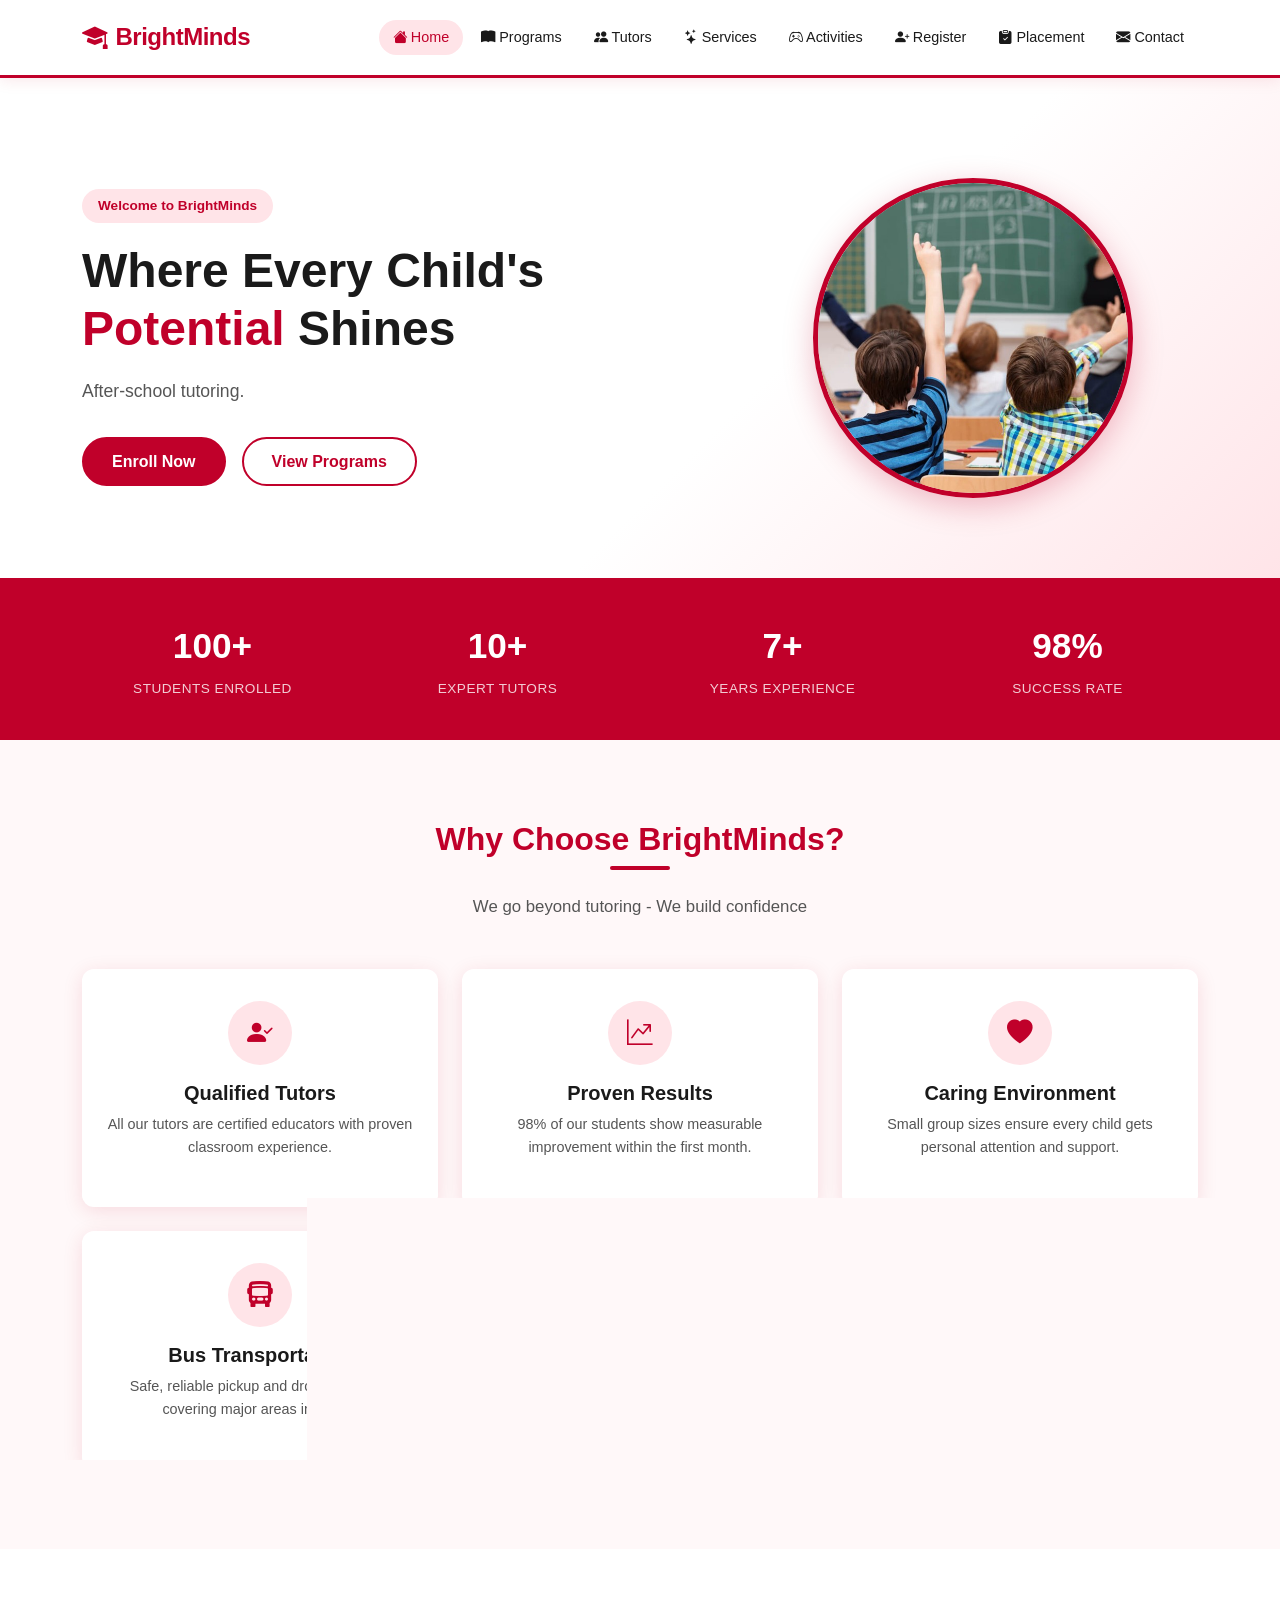
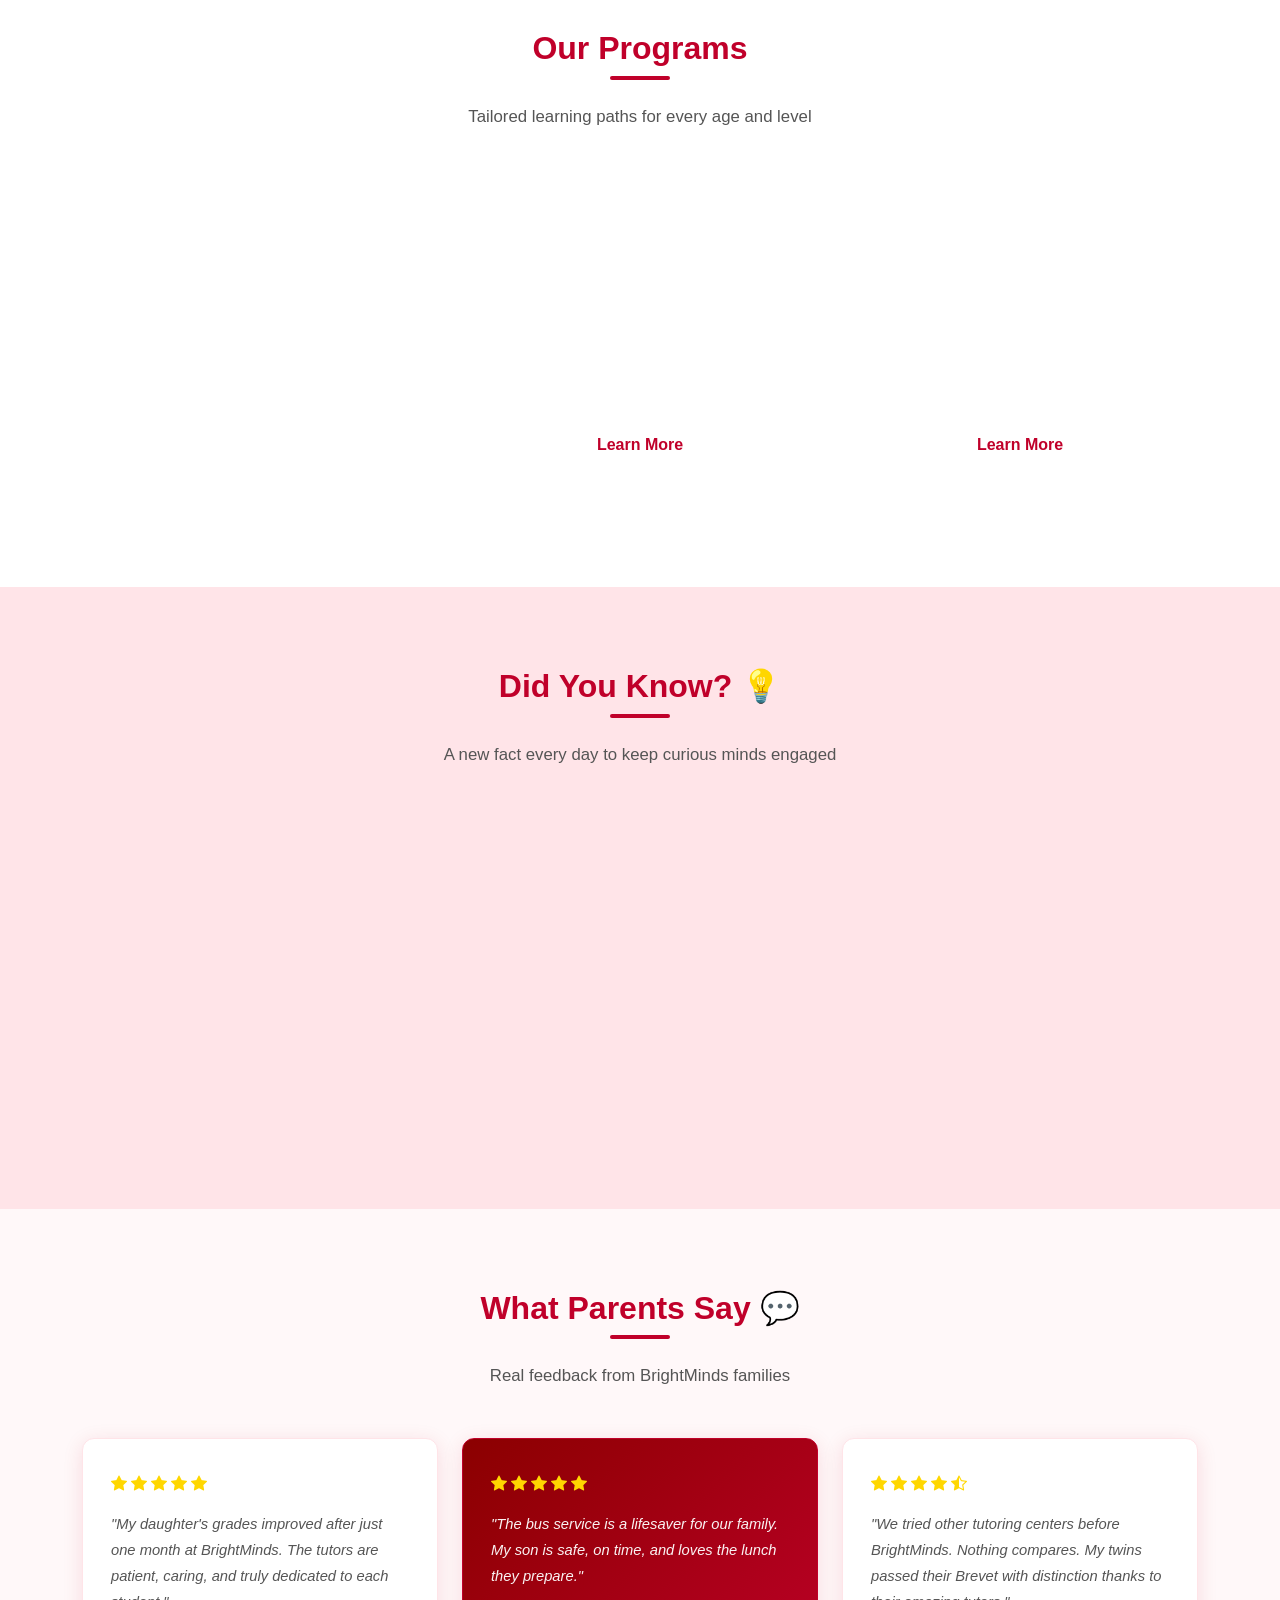
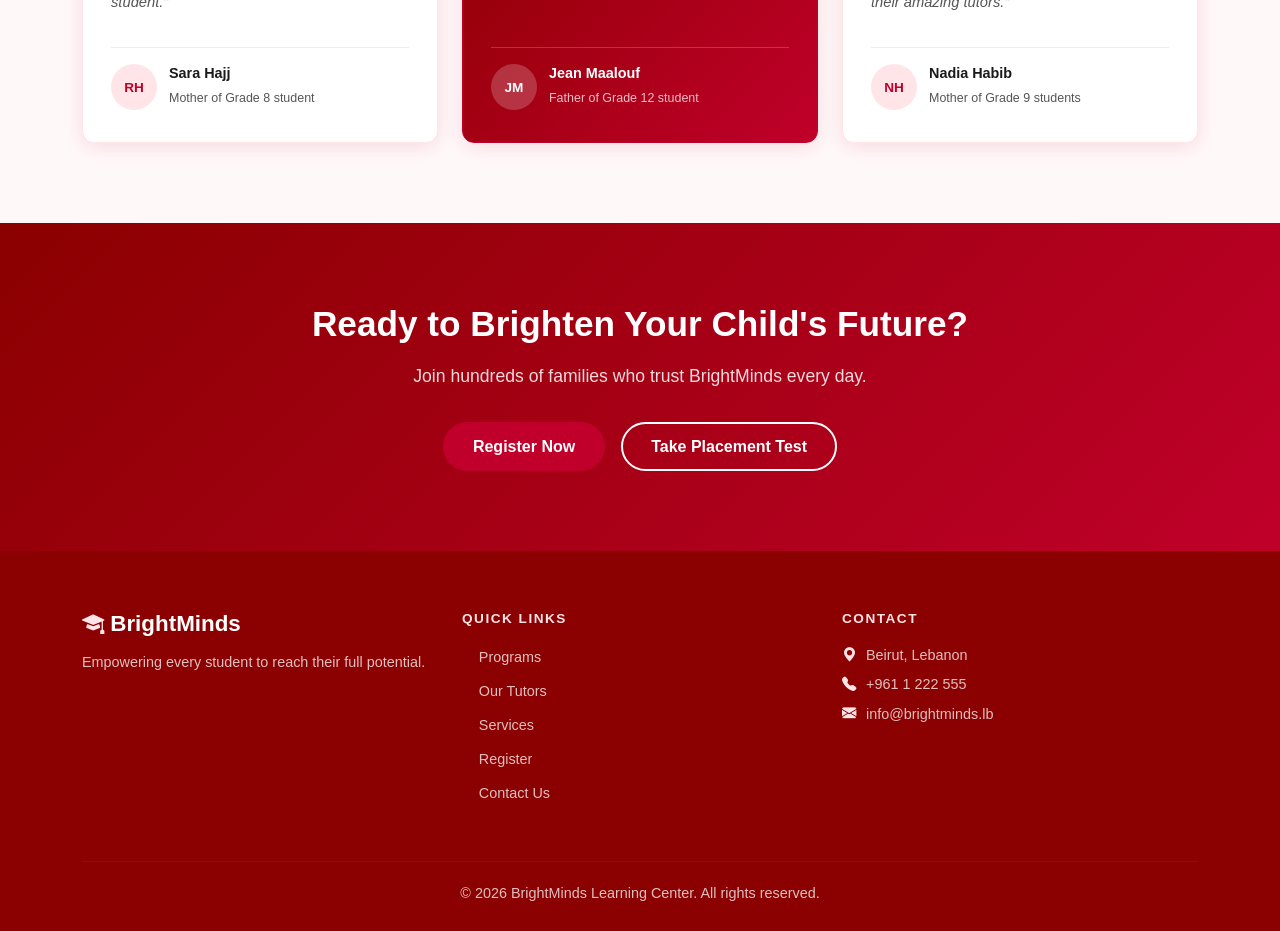
<file: index.html>
<!DOCTYPE html>
<html lang="en">
<head>
  <meta charset="UTF-8" />
  <meta name="viewport" content="width=device-width, initial-scale=1.0"/>
  <title>BrightMinds Learning Center</title>

  <link href="https://cdn.jsdelivr.net/npm/bootstrap@5.3.3/dist/css/bootstrap.min.css" rel="stylesheet"/>
  <link href="https://cdn.jsdelivr.net/npm/bootstrap-icons@1.11.3/font/bootstrap-icons.css" rel="stylesheet"/>

  <link rel="stylesheet" href="css/style.css"/>
</head>
<body>

  <nav class="navbar navbar-expand-lg sticky-top" id="mainNav">
    <div class="container">
      <a class="navbar-brand d-flex align-items-center gap-2" href="index.html">
        <i class="bi bi-mortarboard-fill"></i>
        <span>BrightMinds</span>
      </a>
      <button class="navbar-toggler" type="button"
              data-bs-toggle="collapse" data-bs-target="#navMenu">
        <span class="navbar-toggler-icon"></span>
      </button>
      <div class="collapse navbar-collapse" id="navMenu">
        <ul class="navbar-nav ms-auto gap-1">
          <li class="nav-item">
            <a class="nav-link" href="index.html">
              <i class="bi bi-house-fill"></i> Home
            </a>
          </li>
          <li class="nav-item">
            <a class="nav-link" href="programs.html">
              <i class="bi bi-book-fill"></i> Programs
            </a>
          </li>
          <li class="nav-item">
            <a class="nav-link" href="tutors.html">
              <i class="bi bi-people-fill"></i> Tutors
            </a>
          </li>
          <li class="nav-item">
            <a class="nav-link" href="services.html">
              <i class="bi bi-stars"></i> Services
            </a>
          </li>
          <li class="nav-item">
            <a class="nav-link" href="activities.html">
              <i class="bi bi-controller"></i> Activities
            </a>
          </li>
          <li class="nav-item">
            <a class="nav-link" href="register.html">
              <i class="bi bi-person-plus-fill"></i> Register
            </a>
          </li>
          <li class="nav-item">
            <a class="nav-link" href="placement.html">
              <i class="bi bi-clipboard-check-fill"></i> Placement
            </a>
          </li>
          <li class="nav-item">
            <a class="nav-link" href="contact.html">
              <i class="bi bi-envelope-fill"></i> Contact
            </a>
          </li>
        </ul>
      </div>
    </div>
  </nav>

  <main>

    <section class="hero-section">
      <div class="container">
        <div class="row align-items-center">
          <div class="col-lg-7">
            <span class="hero-badge"> Welcome to BrightMinds</span>
            <h1 class="hero-title">
              Where Every Child's <span class="highlight">Potential</span> Shines
            </h1>
            <p class="hero-subtitle">
              After-school tutoring.
            </p>
            <div class="hero-buttons">
              <a href="register.html" class="btn-cherry">Enroll Now</a>
              <a href="programs.html" class="btn-cherry-outline">View Programs</a>
            </div>
          </div>
          <div class="col-lg-5 d-none d-lg-flex justify-content-center">
            <div class="hero-illustration">
              <img src="images/Learning.jpg" alt="Students learning at BrightMinds" class="hero-img"/>
            </div>
          </div>
        </div>
      </div>
    </section>

    <section class="stats-bar">
      <div class="container">
        <div class="row text-center gy-3">
          <div class="col-6 col-md-3">
            <div class="stat-item">
              <span class="stat-number">100+</span>
              <span class="stat-label">Students Enrolled</span>
            </div>
          </div>
          <div class="col-6 col-md-3">
            <div class="stat-item">
              <span class="stat-number">10+</span>
              <span class="stat-label">Expert Tutors</span>
            </div>
          </div>
          <div class="col-6 col-md-3">
            <div class="stat-item">
              <span class="stat-number">7+</span>
              <span class="stat-label">Years Experience</span>
            </div>
          </div>
          <div class="col-6 col-md-3">
            <div class="stat-item">
              <span class="stat-number">98%</span>
              <span class="stat-label">Success Rate</span>
            </div>
          </div>
        </div>
      </div>
    </section>

    <section class="section-padding why-section">
      <div class="container">
        <div class="text-center mb-5">
          <h2 class="section-title">Why Choose BrightMinds?</h2>
          <div class="divider mx-auto"></div>
          <p class="section-subtitle">We go beyond tutoring - We build confidence</p>
        </div>
        <div class="row gy-4">
          <div class="col-md-4">
            <div class="why-card">
              <div class="why-icon"><i class="bi bi-person-check-fill"></i></div>
              <h5>Qualified Tutors</h5>
              <p>All our tutors are certified educators with proven classroom experience.</p>
            </div>
          </div>
          <div class="col-md-4">
            <div class="why-card">
              <div class="why-icon"><i class="bi bi-graph-up-arrow"></i></div>
              <h5>Proven Results</h5>
              <p>98% of our students show measurable improvement within the first month.</p>
            </div>
          </div>
          <div class="col-md-4">
            <div class="why-card">
              <div class="why-icon"><i class="bi bi-heart-fill"></i></div>
              <h5>Caring Environment</h5>
              <p>Small group sizes ensure every child gets personal attention and support.</p>
            </div>
          </div>
          <div class="col-md-4">
            <div class="why-card">
              <div class="why-icon"><i class="bi bi-bus-front-fill"></i></div>
              <h5>Bus Transportation</h5>
              <p>Safe, reliable pickup and drop-off service covering major areas in Beirut.</p>
            </div>
          </div>
          <div class="col-md-4">
            <div class="why-card">
              <div class="why-icon"><i class="bi bi-egg-fried"></i></div>
              <h5>Lunch Included</h5>
              <p>Fresh, balanced daily meals prepared on-site.</p>
            </div>
          </div>
          <div class="col-md-4">
            <div class="why-card">
              <div class="why-icon"><i class="bi bi-calendar-check-fill"></i></div>
              <h5>Flexible Scheduling</h5>
              <p>Afternoon and weekend sessions to fit every family's routine.</p>
            </div>
          </div>
        </div>
      </div>
    </section>

    <section class="section-padding programs-preview">
      <div class="container">
        <div class="text-center mb-5">
          <h2 class="section-title">Our Programs</h2>
          <div class="divider mx-auto"></div>
          <p class="section-subtitle">Tailored learning paths for every age and level</p>
        </div>
        <div class="row gy-4">
          <div class="col-md-4">
            <div class="program-card">
              <div class="program-icon">🔬</div>
              <h5>Math & Sciences</h5>
              <p>Mathematics - Physics - Chemistry - Biology</p>
              <a href="programs.html" class="btn-cherry-outline mt-3">Learn More</a>
            </div>
          </div>
          <div class="col-md-4">
            <div class="program-card">
              <div class="program-icon">🌍</div>
              <h5>Languages</h5>
              <p>English, French, and Arabic - Reading, Writing, Grammar, and Oral Communication.</p>
              <a href="programs.html" class="btn-cherry-outline mt-3">Learn More</a>
            </div>
          </div>
          <div class="col-md-4">
            <div class="program-card">
              <div class="program-icon">📚</div>
              <h5>Lebanese Program</h5>
              <p>Full support from GS through Terminale.</p>
              <a href="programs.html" class="btn-cherry-outline mt-3">Learn More</a>
            </div>
          </div>
        </div>
      </div>
    </section>

    <section class="section-padding fact-section">
      <div class="container">
        <div class="text-center mb-4">
          <h2 class="section-title">Did You Know? 💡</h2>
          <div class="divider mx-auto"></div>
          <p class="section-subtitle">A new fact every day to keep curious minds engaged</p>
        </div>
        <div class="fact-card" id="factCard">
          <div class="fact-loading" id="factLoading">
            <div class="spinner-border text-danger" role="status"></div>
            <p>Loading today's fact...</p>
          </div>
          <div class="fact-content d-none" id="factContent">
            <i class="bi bi-lightbulb-fill fact-bulb"></i>
            <p class="fact-text" id="factText"></p>
            <button class="btn-cherry mt-3" id="newFactBtn">
              <i class="bi bi-arrow-clockwise"></i> New Fact
            </button>
          </div>
          <div class="fact-error d-none" id="factError">
            <i class="bi bi-exclamation-circle-fill"></i>
            <p>Could not load fact. Please try again later.</p>
          </div>
        </div>
      </div>
    </section>

<section class="section-padding testimonials-section">
  <div class="container">
    <div class="text-center mb-5">
      <h2 class="section-title">What Parents Say 💬</h2>
      <div class="divider mx-auto"></div>
      <p class="section-subtitle">Real feedback from BrightMinds families</p>
    </div>
    <div class="row gy-4">

      <div class="col-md-4">
        <div class="testimonial-card">
          <div class="stars">
            <i class="bi bi-star-fill"></i>
            <i class="bi bi-star-fill"></i>
            <i class="bi bi-star-fill"></i>
            <i class="bi bi-star-fill"></i>
            <i class="bi bi-star-fill"></i>
          </div>
          <p class="testimonial-text">
            "My daughter's grades improved after just one month at BrightMinds. The tutors are patient, caring, and truly dedicated to each student."
          </p>
          <div class="testimonial-author">
            <div class="author-avatar">RH</div>
            <div>
              <h6>Sara Hajj</h6>
              <span>Mother of Grade 8 student</span>
            </div>
          </div>
        </div>
      </div>

      <div class="col-md-4">
        <div class="testimonial-card featured-testimonial">
          <div class="stars">
            <i class="bi bi-star-fill"></i>
            <i class="bi bi-star-fill"></i>
            <i class="bi bi-star-fill"></i>
            <i class="bi bi-star-fill"></i>
            <i class="bi bi-star-fill"></i>
          </div>
          <p class="testimonial-text">
            "The bus service is a lifesaver for our family. My son is safe, on time, and loves the lunch they prepare."
          </p>
          <div class="testimonial-author">
            <div class="author-avatar">JM</div>
            <div>
              <h6>Jean Maalouf</h6>
              <span>Father of Grade 12 student</span>
            </div>
          </div>
        </div>
      </div>

      <div class="col-md-4">
        <div class="testimonial-card">
          <div class="stars">
            <i class="bi bi-star-fill"></i>
            <i class="bi bi-star-fill"></i>
            <i class="bi bi-star-fill"></i>
            <i class="bi bi-star-fill"></i>
            <i class="bi bi-star-half"></i>
          </div>
          <p class="testimonial-text">
            "We tried other tutoring centers before BrightMinds. Nothing compares. My twins passed their Brevet with distinction thanks to their amazing tutors."
          </p>
          <div class="testimonial-author">
            <div class="author-avatar">NH</div>
            <div>
              <h6>Nadia Habib</h6>
              <span>Mother of Grade 9 students</span>
            </div>
          </div>
        </div>
      </div>

    </div>
  </div>
</section>


    <section class="cta-section">
      <div class="container text-center">
        <h2>Ready to Brighten Your Child's Future?</h2>
        <p>Join hundreds of families who trust BrightMinds every day.</p>
        <div class="cta-buttons">
          <a href="register.html" class="btn-cherry">Register Now</a>
          <a href="placement.html" class="btn-cherry-outline">Take Placement Test</a>
        </div>
      </div>
    </section>

  </main>

  <footer class="footer mt-auto">
    <div class="container">
      <div class="row gy-4">
        <div class="col-md-4">
          <h5 class="footer-brand">
            <i class="bi bi-mortarboard-fill"></i> BrightMinds
          </h5>
          <p class="footer-tagline">
            Empowering every student to reach their full potential.
          </p>
        </div>
        <div class="col-md-4">
          <h6 class="footer-heading">Quick Links</h6>
          <ul class="footer-links">
            <li><a href="programs.html">Programs</a></li>
            <li><a href="tutors.html">Our Tutors</a></li>
            <li><a href="services.html">Services</a></li>
            <li><a href="register.html">Register</a></li>
            <li><a href="contact.html">Contact Us</a></li>
          </ul>
        </div>
        <div class="col-md-4">
          <h6 class="footer-heading">Contact</h6>
          <p><i class="bi bi-geo-alt-fill"></i> Beirut, Lebanon</p>
          <p><i class="bi bi-telephone-fill"></i> +961 1 222 555 </p>
          <p><i class="bi bi-envelope-fill"></i> info@brightminds.lb</p>
        </div>
      </div>
      <hr class="footer-divider"/>
      <p class="footer-copy text-center">
        &copy; 2026 BrightMinds Learning Center. All rights reserved.
      </p>
    </div>
  </footer>


  <script src="https://cdn.jsdelivr.net/npm/bootstrap@5.3.3/dist/js/bootstrap.bundle.min.js"></script>

  <script src="js/main.js"></script>

</body>
</html>
</file>
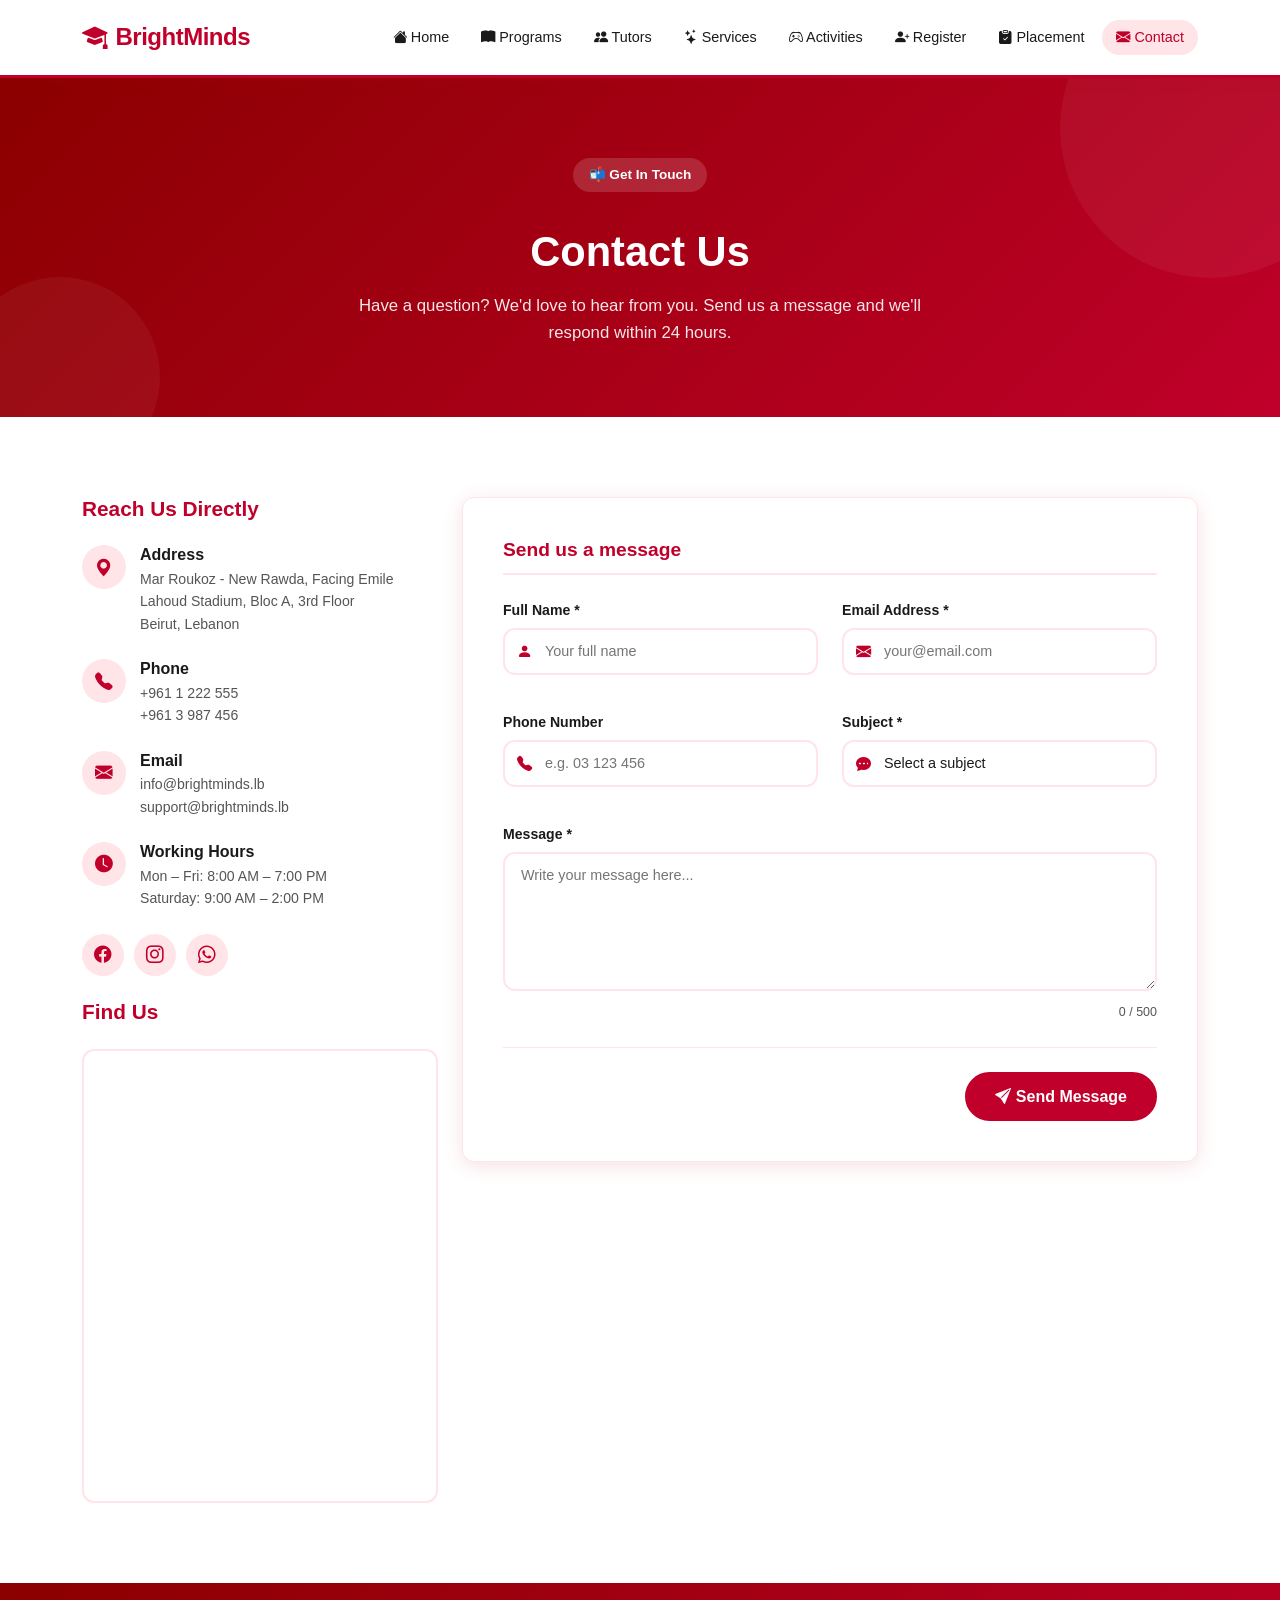
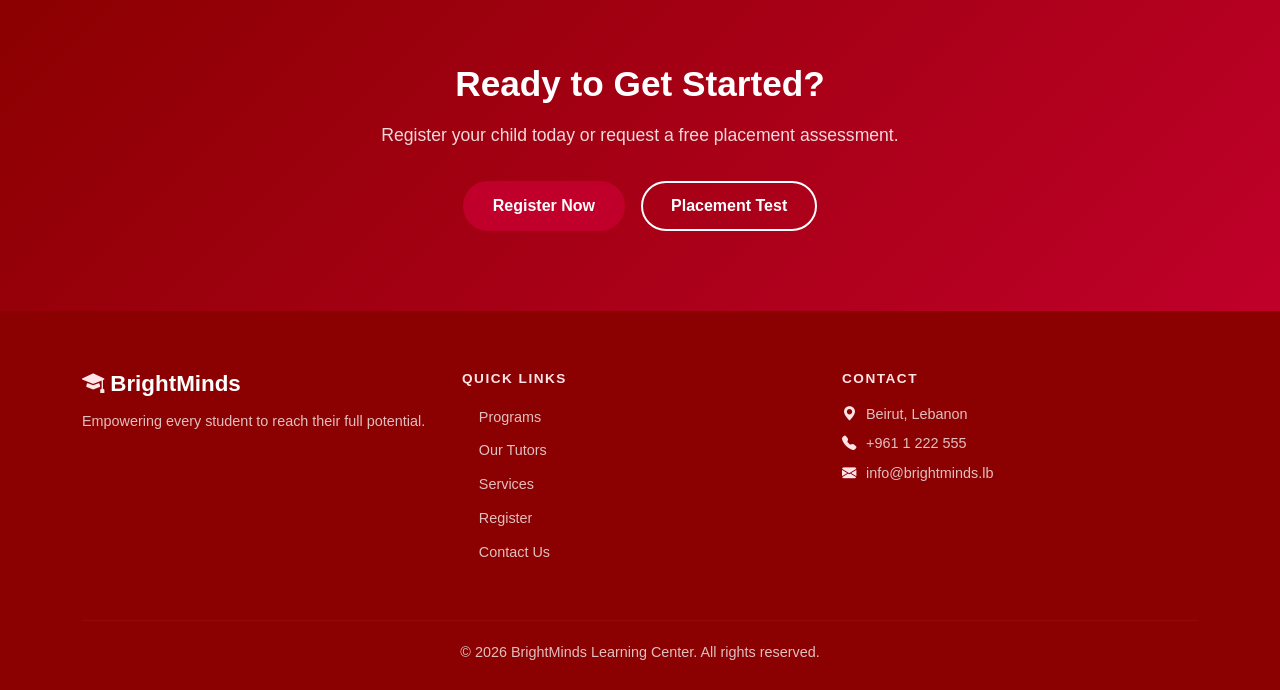
<file: contact.html>
<!DOCTYPE html>
<html lang="en">
<head>
  <meta charset="UTF-8" />
  <meta name="viewport" content="width=device-width, initial-scale=1.0"/>
  <title>Contact | BrightMinds Learning Center</title>

  <link href="https://cdn.jsdelivr.net/npm/bootstrap@5.3.3/dist/css/bootstrap.min.css" rel="stylesheet"/>
  <link href="https://cdn.jsdelivr.net/npm/bootstrap-icons@1.11.3/font/bootstrap-icons.css" rel="stylesheet"/>
  <link rel="stylesheet" href="css/style.css"/>
</head>
<body>

  <nav class="navbar navbar-expand-lg sticky-top" id="mainNav">
    <div class="container">
      <a class="navbar-brand d-flex align-items-center gap-2" href="index.html">
        <i class="bi bi-mortarboard-fill"></i>
        <span>BrightMinds</span>
      </a>
      <button class="navbar-toggler" type="button"
              data-bs-toggle="collapse" data-bs-target="#navMenu">
        <span class="navbar-toggler-icon"></span>
      </button>
      <div class="collapse navbar-collapse" id="navMenu">
        <ul class="navbar-nav ms-auto gap-1">
          <li class="nav-item"><a class="nav-link" href="index.html"><i class="bi bi-house-fill"></i> Home</a></li>
          <li class="nav-item"><a class="nav-link" href="programs.html"><i class="bi bi-book-fill"></i> Programs</a></li>
          <li class="nav-item"><a class="nav-link" href="tutors.html"><i class="bi bi-people-fill"></i> Tutors</a></li>
          <li class="nav-item"><a class="nav-link" href="services.html"><i class="bi bi-stars"></i> Services</a></li>
          <li class="nav-item"><a class="nav-link" href="activities.html"><i class="bi bi-controller"></i> Activities</a></li>
          <li class="nav-item"><a class="nav-link" href="register.html"><i class="bi bi-person-plus-fill"></i> Register</a></li>
          <li class="nav-item"><a class="nav-link" href="placement.html"><i class="bi bi-clipboard-check-fill"></i> Placement</a></li>
          <li class="nav-item"><a class="nav-link" href="contact.html"><i class="bi bi-envelope-fill"></i> Contact</a></li>
        </ul>
      </div>
    </div>
  </nav>

  <main>

    <!-- PAGE HEADER -->
    <section class="page-header">
      <div class="container text-center">
        <span class="hero-badge">📬 Get In Touch</span>
        <h1>Contact Us</h1>
        <p>Have a question? We'd love to hear from you. Send us a message and we'll respond within 24 hours.</p>
      </div>
    </section>

    <!-- CONTACT SECTION -->
    <section class="section-padding">
      <div class="container">
        <div class="row gy-5">

          <!-- LEFT: Contact Info -->
          <div class="col-lg-4">

            <h4 class="contact-info-title">Reach Us Directly</h4>

            <div class="contact-info-item">
              <div class="contact-info-icon">
                <i class="bi bi-geo-alt-fill"></i>
              </div>
              <div>
                <h6>Address</h6>
                <p>Mar Roukoz - New Rawda, Facing Emile Lahoud Stadium, Bloc A, 3rd Floor<br>Beirut, Lebanon</p>
              </div>
            </div>

            <div class="contact-info-item">
              <div class="contact-info-icon">
                <i class="bi bi-telephone-fill"></i>
              </div>
              <div>
                <h6>Phone</h6>
                <p>+961 1 222 555<br>+961 3 987 456</p>
              </div>
            </div>

            <div class="contact-info-item">
              <div class="contact-info-icon">
                <i class="bi bi-envelope-fill"></i>
              </div>
              <div>
                <h6>Email</h6>
                <p>info@brightminds.lb<br>support@brightminds.lb</p>
              </div>
            </div>

            <div class="contact-info-item">
              <div class="contact-info-icon">
                <i class="bi bi-clock-fill"></i>
              </div>
              <div>
                <h6>Working Hours</h6>
                <p>Mon – Fri: 8:00 AM – 7:00 PM<br>Saturday: 9:00 AM – 2:00 PM</p>
              </div>
            </div>

            <!-- Social links -->
            <div class="contact-socials">
              <a href="#" class="social-link" title="Facebook">
                <i class="bi bi-facebook"></i>
              </a>
              <a href="#" class="social-link" title="Instagram">
                <i class="bi bi-instagram"></i>
              </a>
              <a href="#" class="social-link" title="WhatsApp">
                <i class="bi bi-whatsapp"></i>
              </a>
            </div>
            <!-- Google Maps Embed -->
            <div class="map-container mt-4">
              <h6 class="contact-info-title">Find Us</h6>
              <div class="map-wrapper">
              <iframe
                src="https://www.google.com/maps/embed?pb=!1m18!1m12!1m3!1d13251.072543145581!2d35.55269324007243!3d33.86986592161406!2m3!1f0!2f0!3f0!3m2!1i1024!2i768!4f13.1!3m3!1m2!1s0x151f17d4e03c6ebb%3A0xcdb5ec7ba3446230!2sMar%20Roukouz!5e0!3m2!1sen!2slb!4v1783182508598!5m2!1sen!2slb" width="600" height="450" style="border:0;" allowfullscreen="" loading="lazy" referrerpolicy="strict-origin-when-cross-origin">
              </iframe>
            </div>
          </div>

          </div>

          <!-- RIGHT: Contact Form -->
          <!-- UNIQUE REQUIREMENT: Contact form with styled inputs and real-time validation -->
          <div class="col-lg-8">
            <div class="form-card">

              <h4 class="step-title">Send us a message</h4>

              <div class="row gy-3">

                <div class="col-md-6">
                  <label class="form-label">Full Name *</label>
                  <div class="input-wrapper">
                    <i class="bi bi-person-fill input-icon"></i>
                    <input type="text" class="form-input with-icon"
                           id="contactName"
                           placeholder="Your full name"/>
                    <i class="bi bi-check-circle-fill valid-icon d-none" id="contactNameValid"></i>
                  </div>
                  <span class="field-error" id="contactNameError"></span>
                </div>

                <div class="col-md-6">
                  <label class="form-label">Email Address *</label>
                  <div class="input-wrapper">
                    <i class="bi bi-envelope-fill input-icon"></i>
                    <input type="email" class="form-input with-icon"
                           id="contactEmail"
                           placeholder="your@email.com"/>
                    <i class="bi bi-check-circle-fill valid-icon d-none" id="contactEmailValid"></i>
                  </div>
                  <span class="field-error" id="contactEmailError"></span>
                </div>

                <div class="col-md-6">
                  <label class="form-label">Phone Number</label>
                  <div class="input-wrapper">
                    <i class="bi bi-telephone-fill input-icon"></i>
                    <input type="tel" class="form-input with-icon"
                           id="contactPhone"
                           placeholder="e.g. 03 123 456"/>
                    <i class="bi bi-check-circle-fill valid-icon d-none" id="contactPhoneValid"></i>
                  </div>
                  <span class="field-error" id="contactPhoneError"></span>
                </div>

                <div class="col-md-6">
                  <label class="form-label">Subject *</label>
                  <div class="input-wrapper">
                    <i class="bi bi-chat-dots-fill input-icon"></i>
                    <select class="form-input with-icon" id="contactSubject">
                      <option value="">Select a subject</option>
                      <option value="enrollment">Enrollment Inquiry</option>
                      <option value="programs">Programs Information</option>
                      <option value="transport">Bus Transportation</option>
                      <option value="placement">Placement Test</option>
                      <option value="fees">Fees & Payment</option>
                      <option value="other">Other</option>
                    </select>
                    <i class="bi bi-check-circle-fill valid-icon d-none" id="contactSubjectValid"></i>
                  </div>
                  <span class="field-error" id="contactSubjectError"></span>
                </div>

                <div class="col-12">
                  <label class="form-label">Message *</label>
                  <div class="input-wrapper">
                    <textarea class="form-input"
                              id="contactMessage"
                              rows="5"
                              placeholder="Write your message here..."></textarea>
                    <i class="bi bi-check-circle-fill valid-icon textarea-valid d-none"
                       id="contactMessageValid"></i>
                  </div>
                  <div class="message-footer">
                    <span class="field-error" id="contactMessageError"></span>
                    <span class="char-count" id="charCount">0 / 500</span>
                  </div>
                </div>

              </div>

              <!-- Submit button -->
              <div class="step-nav mt-4">
                <div class="form-status" id="formStatus"></div>
                <button class="btn-cherry" id="contactSubmit">
                  <i class="bi bi-send-fill"></i> Send Message
                </button>
              </div>

              <!-- Success message -->
              <div class="d-none" id="contactSuccess">
                <div class="success-message">
                  <div class="success-icon">
                    <i class="bi bi-envelope-check-fill"></i>
                  </div>
                  <h4>Message Sent!</h4>
                  <p>Thank you for reaching out. We'll get back to you within 24 hours.</p>
                  <button class="btn-cherry mt-3" id="sendAnother">
                    Send Another Message
                  </button>
                </div>
              </div>

            </div>
          </div>

        </div>
      </div>
    </section>

    <section class="cta-section">
      <div class="container text-center">
        <h2>Ready to Get Started?</h2>
        <p>Register your child today or request a free placement assessment.</p>
        <div class="cta-buttons">
          <a href="register.html" class="btn-cherry">Register Now</a>
          <a href="placement.html" class="btn-cherry-outline">Placement Test</a>
        </div>
      </div>
    </section>

  </main>

  <footer class="footer mt-auto">
    <div class="container">
      <div class="row gy-4">
        <div class="col-md-4">
          <h5 class="footer-brand"><i class="bi bi-mortarboard-fill"></i> BrightMinds</h5>
          <p class="footer-tagline">Empowering every student to reach their full potential.</p>
        </div>
        <div class="col-md-4">
          <h6 class="footer-heading">Quick Links</h6>
          <ul class="footer-links">
            <li><a href="programs.html">Programs</a></li>
            <li><a href="tutors.html">Our Tutors</a></li>
            <li><a href="services.html">Services</a></li>
            <li><a href="register.html">Register</a></li>
            <li><a href="contact.html">Contact Us</a></li>
          </ul>
        </div>
        <div class="col-md-4">
          <h6 class="footer-heading">Contact</h6>
          <p><i class="bi bi-geo-alt-fill"></i> Beirut, Lebanon</p>
          <p><i class="bi bi-telephone-fill"></i> +961 1 222 555</p>
          <p><i class="bi bi-envelope-fill"></i> info@brightminds.lb</p>
        </div>
      </div>
      <hr class="footer-divider"/>
      <p class="footer-copy text-center">&copy; 2026 BrightMinds Learning Center. All rights reserved.</p>
    </div>
  </footer>

  <script src="https://cdn.jsdelivr.net/npm/bootstrap@5.3.3/dist/js/bootstrap.bundle.min.js"></script>
  <script src="js/main.js"></script>
  <script src="js/contact.js"></script>

</body>
</html>
</file>
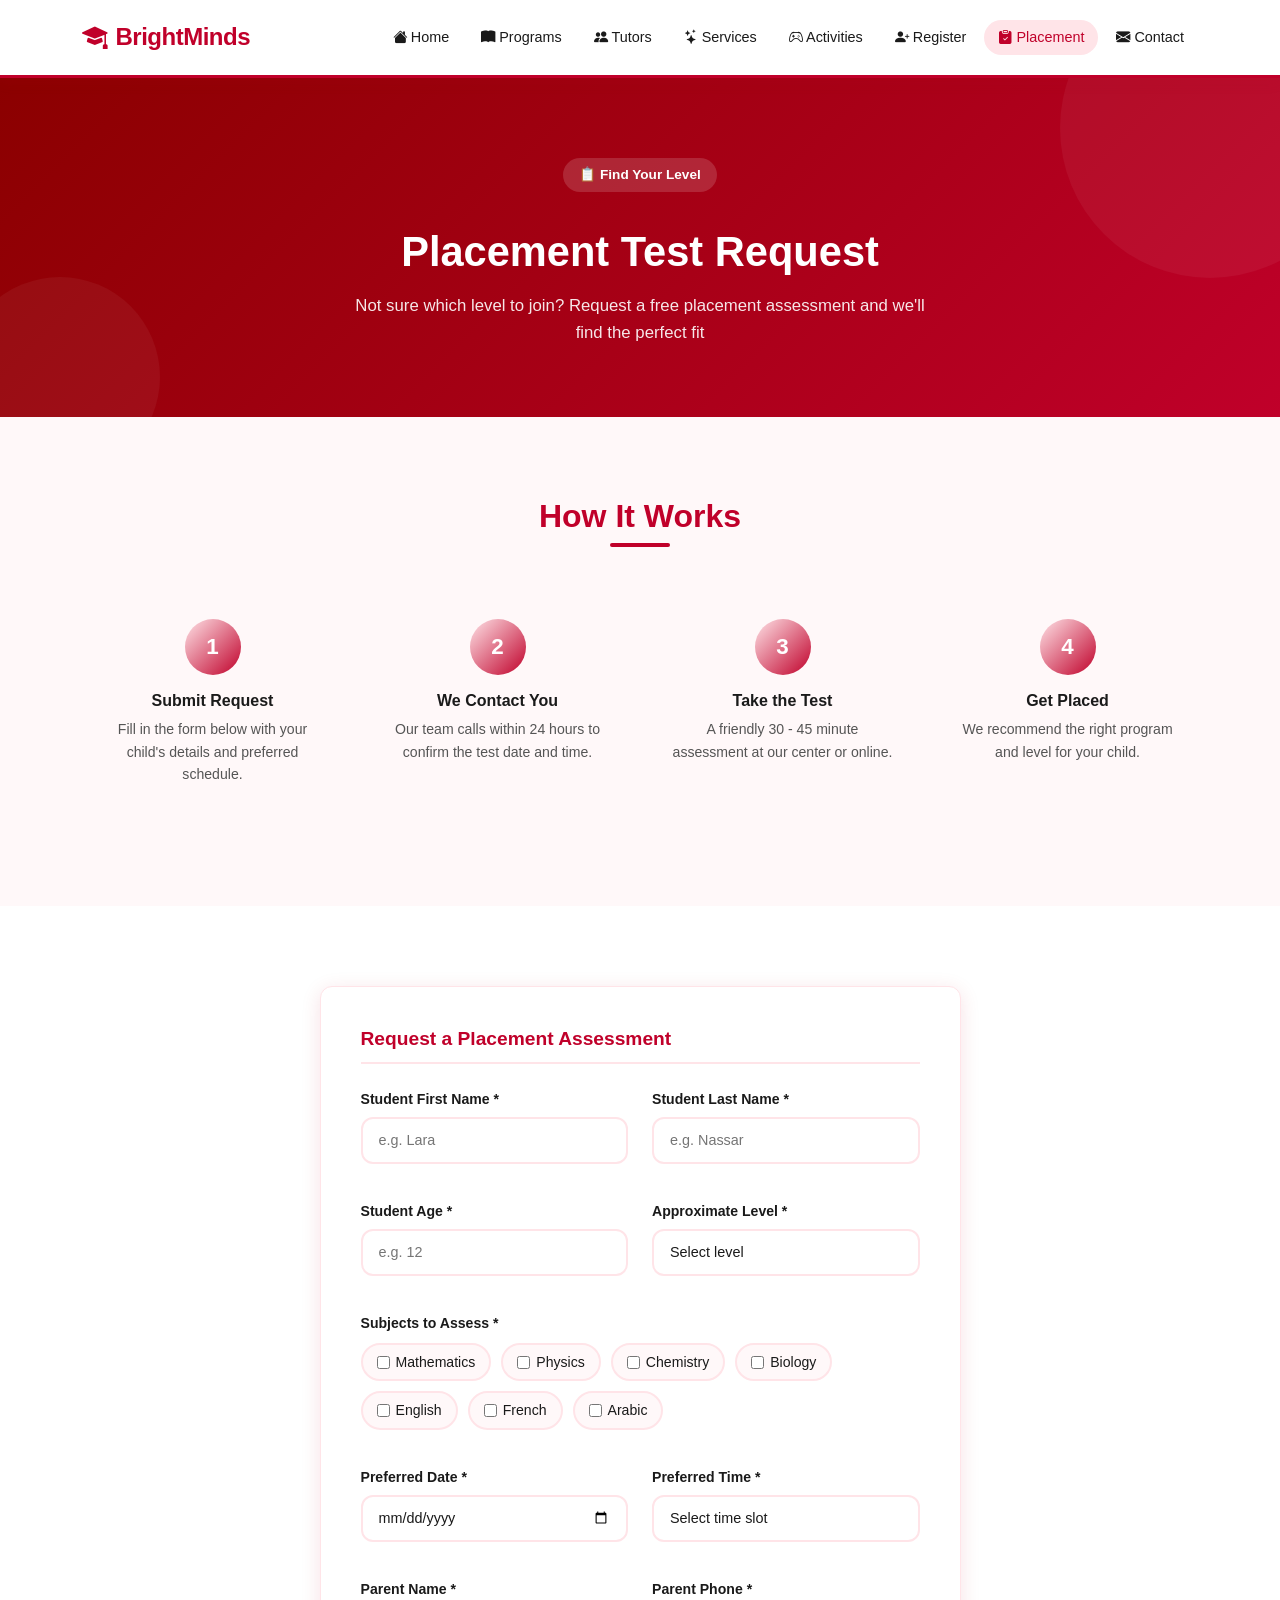
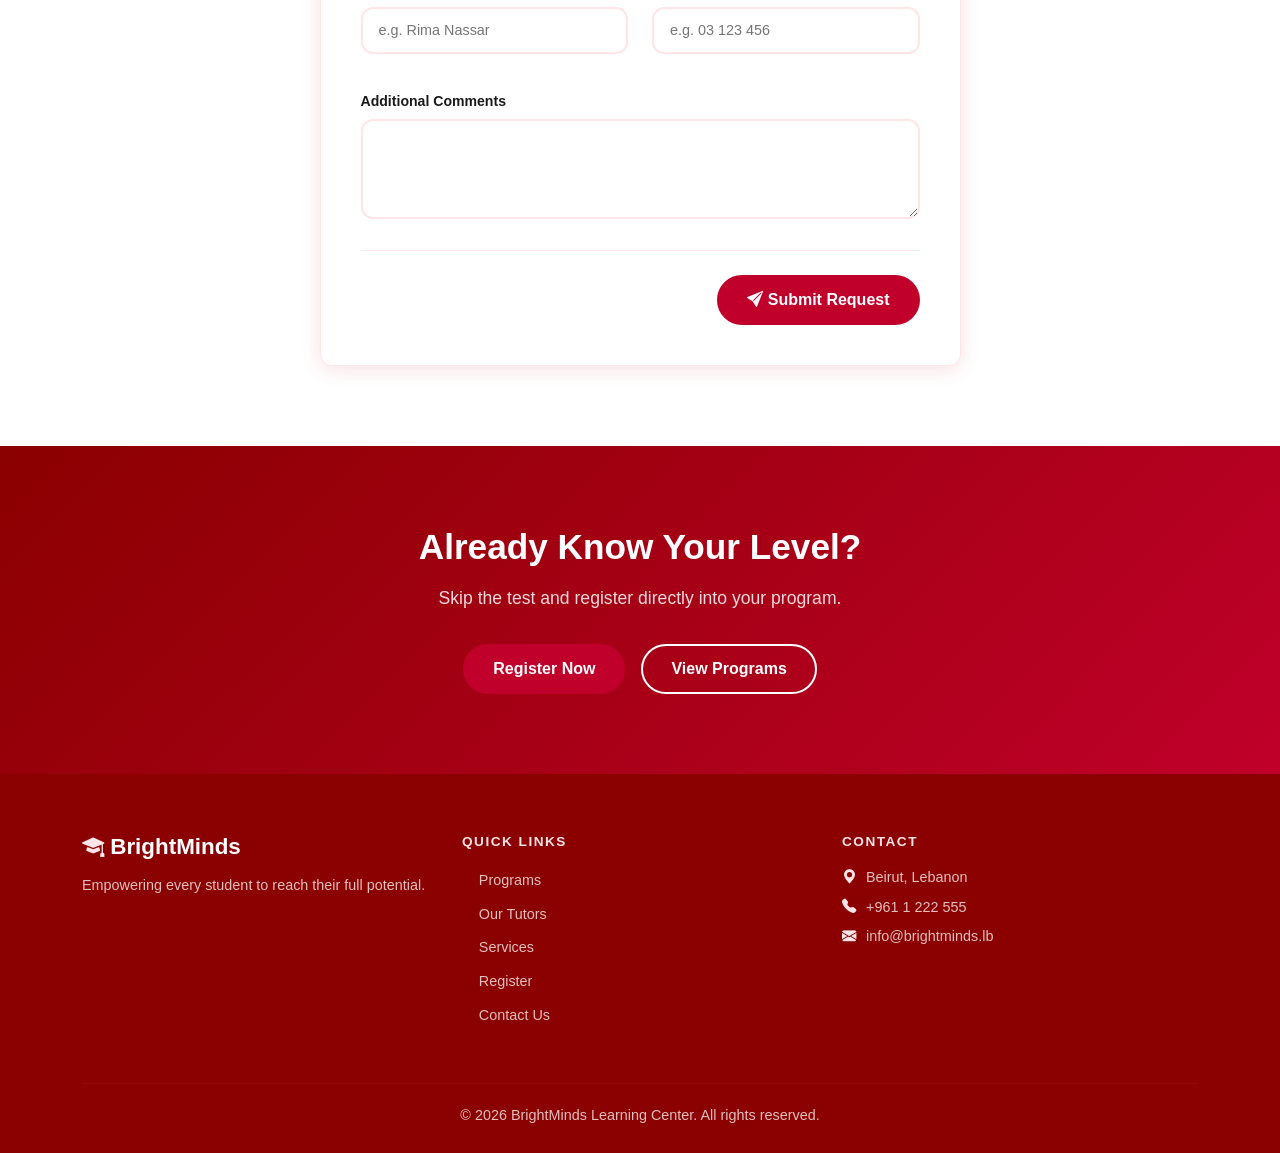
<file: placement.html>
<!DOCTYPE html>
<html lang="en">
<head>
  <meta charset="UTF-8" />
  <meta name="viewport" content="width=device-width, initial-scale=1.0"/>
  <title>Placement Test | BrightMinds Learning Center</title>

  <link href="https://cdn.jsdelivr.net/npm/bootstrap@5.3.3/dist/css/bootstrap.min.css" rel="stylesheet"/>
  <link href="https://cdn.jsdelivr.net/npm/bootstrap-icons@1.11.3/font/bootstrap-icons.css" rel="stylesheet"/>
  <link rel="stylesheet" href="css/style.css"/>
</head>
<body>

  <nav class="navbar navbar-expand-lg sticky-top" id="mainNav">
    <div class="container">
      <a class="navbar-brand d-flex align-items-center gap-2" href="index.html">
        <i class="bi bi-mortarboard-fill"></i>
        <span>BrightMinds</span>
      </a>
      <button class="navbar-toggler" type="button"
              data-bs-toggle="collapse" data-bs-target="#navMenu">
        <span class="navbar-toggler-icon"></span>
      </button>
      <div class="collapse navbar-collapse" id="navMenu">
        <ul class="navbar-nav ms-auto gap-1">
          <li class="nav-item"><a class="nav-link" href="index.html"><i class="bi bi-house-fill"></i> Home</a></li>
          <li class="nav-item"><a class="nav-link" href="programs.html"><i class="bi bi-book-fill"></i> Programs</a></li>
          <li class="nav-item"><a class="nav-link" href="tutors.html"><i class="bi bi-people-fill"></i> Tutors</a></li>
          <li class="nav-item"><a class="nav-link" href="services.html"><i class="bi bi-stars"></i> Services</a></li>
          <li class="nav-item"><a class="nav-link" href="activities.html"><i class="bi bi-controller"></i> Activities</a></li>
          <li class="nav-item"><a class="nav-link" href="register.html"><i class="bi bi-person-plus-fill"></i> Register</a></li>
          <li class="nav-item"><a class="nav-link" href="placement.html"><i class="bi bi-clipboard-check-fill"></i> Placement</a></li>
          <li class="nav-item"><a class="nav-link" href="contact.html"><i class="bi bi-envelope-fill"></i> Contact</a></li>
        </ul>
      </div>
    </div>
  </nav>

  <main>

    <section class="page-header">
      <div class="container text-center">
        <span class="hero-badge">📋 Find Your Level</span>
        <h1>Placement Test Request</h1>
        <p>Not sure which level to join? Request a free placement assessment and we'll find the perfect fit</p>
      </div>
    </section>

    <section class="section-padding alt-bg">
      <div class="container">
        <div class="text-center mb-5">
          <h2 class="section-title">How It Works</h2>
          <div class="divider mx-auto"></div>
        </div>
        <div class="row gy-4 text-center">
          <div class="col-md-3">
            <div class="how-step">
              <div class="how-number">1</div>
              <h6>Submit Request</h6>
              <p>Fill in the form below with your child's details and preferred schedule.</p>
            </div>
          </div>
          <div class="col-md-3">
            <div class="how-step">
              <div class="how-number">2</div>
              <h6>We Contact You</h6>
              <p>Our team calls within 24 hours to confirm the test date and time.</p>
            </div>
          </div>
          <div class="col-md-3">
            <div class="how-step">
              <div class="how-number">3</div>
              <h6>Take the Test</h6>
              <p>A friendly 30 - 45 minute assessment at our center or online.</p>
            </div>
          </div>
          <div class="col-md-3">
            <div class="how-step">
              <div class="how-number">4</div>
              <h6>Get Placed</h6>
              <p>We recommend the right program and level for your child.</p>
            </div>
          </div>
        </div>
      </div>
    </section>

    <section class="section-padding">
      <div class="container">
        <div class="row justify-content-center">
          <div class="col-lg-7">
            <div class="form-card">
              <h4 class="step-title">Request a Placement Assessment</h4>

              <div class="row gy-3">

                <div class="col-md-6">
                  <label class="form-label">Student First Name *</label>
                  <input type="text" class="form-input" id="plFirstName" placeholder="e.g. Lara"/>
                  <span class="field-error" id="plFirstNameError"></span>
                </div>

                <div class="col-md-6">
                  <label class="form-label">Student Last Name *</label>
                  <input type="text" class="form-input" id="plLastName" placeholder="e.g. Nassar"/>
                  <span class="field-error" id="plLastNameError"></span>
                </div>

                <div class="col-md-6">
                  <label class="form-label">Student Age *</label>
                  <input type="number" class="form-input" id="plAge"
                         placeholder="e.g. 12" min="3" max="18"/>
                  <span class="field-error" id="plAgeError"></span>
                </div>

                <div class="col-md-6">
                  <label class="form-label">Approximate Level *</label>
                  <select class="form-input" id="plLevel">
                    <option value="">Select level</option>
                    <option value="maternelle">Maternelle</option>
                    <option value="primaire">Primaire (EB1 – EB6)</option>
                    <option value="complementaire">Complémentaire (EB7 – EB9)</option>
                    <option value="seconde">Seconde</option>
                    <option value="premiere">Première</option>
                    <option value="terminale">Terminale</option>
                    <option value="unsure">Not Sure</option>
                  </select>
                  <span class="field-error" id="plLevelError"></span>
                </div>

                <div class="col-12">
                  <label class="form-label">Subjects to Assess *</label>
                  <div class="checkbox-group">
                    <label class="checkbox-item">
                      <input type="checkbox" value="math"> Mathematics
                    </label>
                    <label class="checkbox-item">
                      <input type="checkbox" value="physics"> Physics
                    </label>
                    <label class="checkbox-item">
                      <input type="checkbox" value="chemistry"> Chemistry
                    </label>
                    <label class="checkbox-item">
                      <input type="checkbox" value="biology"> Biology
                    </label>
                    <label class="checkbox-item">
                      <input type="checkbox" value="english"> English
                    </label>
                    <label class="checkbox-item">
                      <input type="checkbox" value="french"> French
                    </label>
                    <label class="checkbox-item">
                      <input type="checkbox" value="arabic"> Arabic
                    </label>
                  </div>
                  <span class="field-error" id="plSubjectsError"></span>
                </div>

                <div class="col-md-6">
                  <label class="form-label">Preferred Date *</label>
                  <input type="date" class="form-input" id="plDate"/>
                  <span class="field-error" id="plDateError"></span>
                </div>

                <div class="col-md-6">
                  <label class="form-label">Preferred Time *</label>
                  <select class="form-input" id="plTime">
                    <option value="">Select time slot</option>
                    <option value="morning">Morning (9:00 AM – 12:00 PM)</option>
                    <option value="afternoon">Afternoon (1:00 PM – 4:00 PM)</option>
                    <option value="evening">Evening (4:00 PM – 7:00 PM)</option>
                  </select>
                  <span class="field-error" id="plTimeError"></span>
                </div>

                <div class="col-md-6">
                  <label class="form-label">Parent Name *</label>
                  <input type="text" class="form-input" id="plParentName"
                         placeholder="e.g. Rima Nassar"/>
                  <span class="field-error" id="plParentNameError"></span>
                </div>

                <div class="col-md-6">
                  <label class="form-label">Parent Phone *</label>
                  <input type="tel" class="form-input" id="plPhone"
                         placeholder="e.g. 03 123 456"/>
                  <span class="field-error" id="plPhoneError"></span>
                </div>

                <div class="col-12">
                  <label class="form-label">Additional Comments</label>
                  <textarea class="form-input" id="plNotes" rows="3"
                    placeholder="Any specific concerns or areas you'd like us to focus on...">
                  </textarea>
                </div>

              </div>

              <div class="step-nav mt-4">
                <div></div>
                <button class="btn-cherry" id="submitPlacement">
                  <i class="bi bi-send-fill"></i> Submit Request
                </button>
              </div>

              <!-- SUCCESS -->
              <div class="d-none mt-4" id="placementSuccess">
                <div class="success-message">
                  <div class="success-icon">
                    <i class="bi bi-check-circle-fill"></i>
                  </div>
                  <h4>Request Received!</h4>
                  <p>We'll call you within 24 hours to confirm your placement test date and time.</p>
                  <a href="index.html" class="btn-cherry mt-3">Back to Home</a>
                </div>
              </div>

            </div>
          </div>
        </div>
      </div>
    </section>

    <section class="cta-section">
      <div class="container text-center">
        <h2>Already Know Your Level?</h2>
        <p>Skip the test and register directly into your program.</p>
        <div class="cta-buttons">
          <a href="register.html" class="btn-cherry">Register Now</a>
          <a href="programs.html" class="btn-cherry-outline">View Programs</a>
        </div>
      </div>
    </section>

  </main>

  <footer class="footer mt-auto">
    <div class="container">
      <div class="row gy-4">
        <div class="col-md-4">
          <h5 class="footer-brand"><i class="bi bi-mortarboard-fill"></i> BrightMinds</h5>
          <p class="footer-tagline">Empowering every student to reach their full potential.</p>
        </div>
        <div class="col-md-4">
          <h6 class="footer-heading">Quick Links</h6>
          <ul class="footer-links">
            <li><a href="programs.html">Programs</a></li>
            <li><a href="tutors.html">Our Tutors</a></li>
            <li><a href="services.html">Services</a></li>
            <li><a href="register.html">Register</a></li>
            <li><a href="contact.html">Contact Us</a></li>
          </ul>
        </div>
        <div class="col-md-4">
          <h6 class="footer-heading">Contact</h6>
          <p><i class="bi bi-geo-alt-fill"></i> Beirut, Lebanon</p>
          <p><i class="bi bi-telephone-fill"></i> +961 1 222 555</p>
          <p><i class="bi bi-envelope-fill"></i> info@brightminds.lb</p>
        </div>
      </div>
      <hr class="footer-divider"/>
      <p class="footer-copy text-center">&copy; 2026 BrightMinds Learning Center. All rights reserved.</p>
    </div>
  </footer>

  <script src="https://cdn.jsdelivr.net/npm/bootstrap@5.3.3/dist/js/bootstrap.bundle.min.js"></script>
  <script src="js/main.js"></script>
  <script src="js/placement.js"></script>

</body>
</html>
</file>
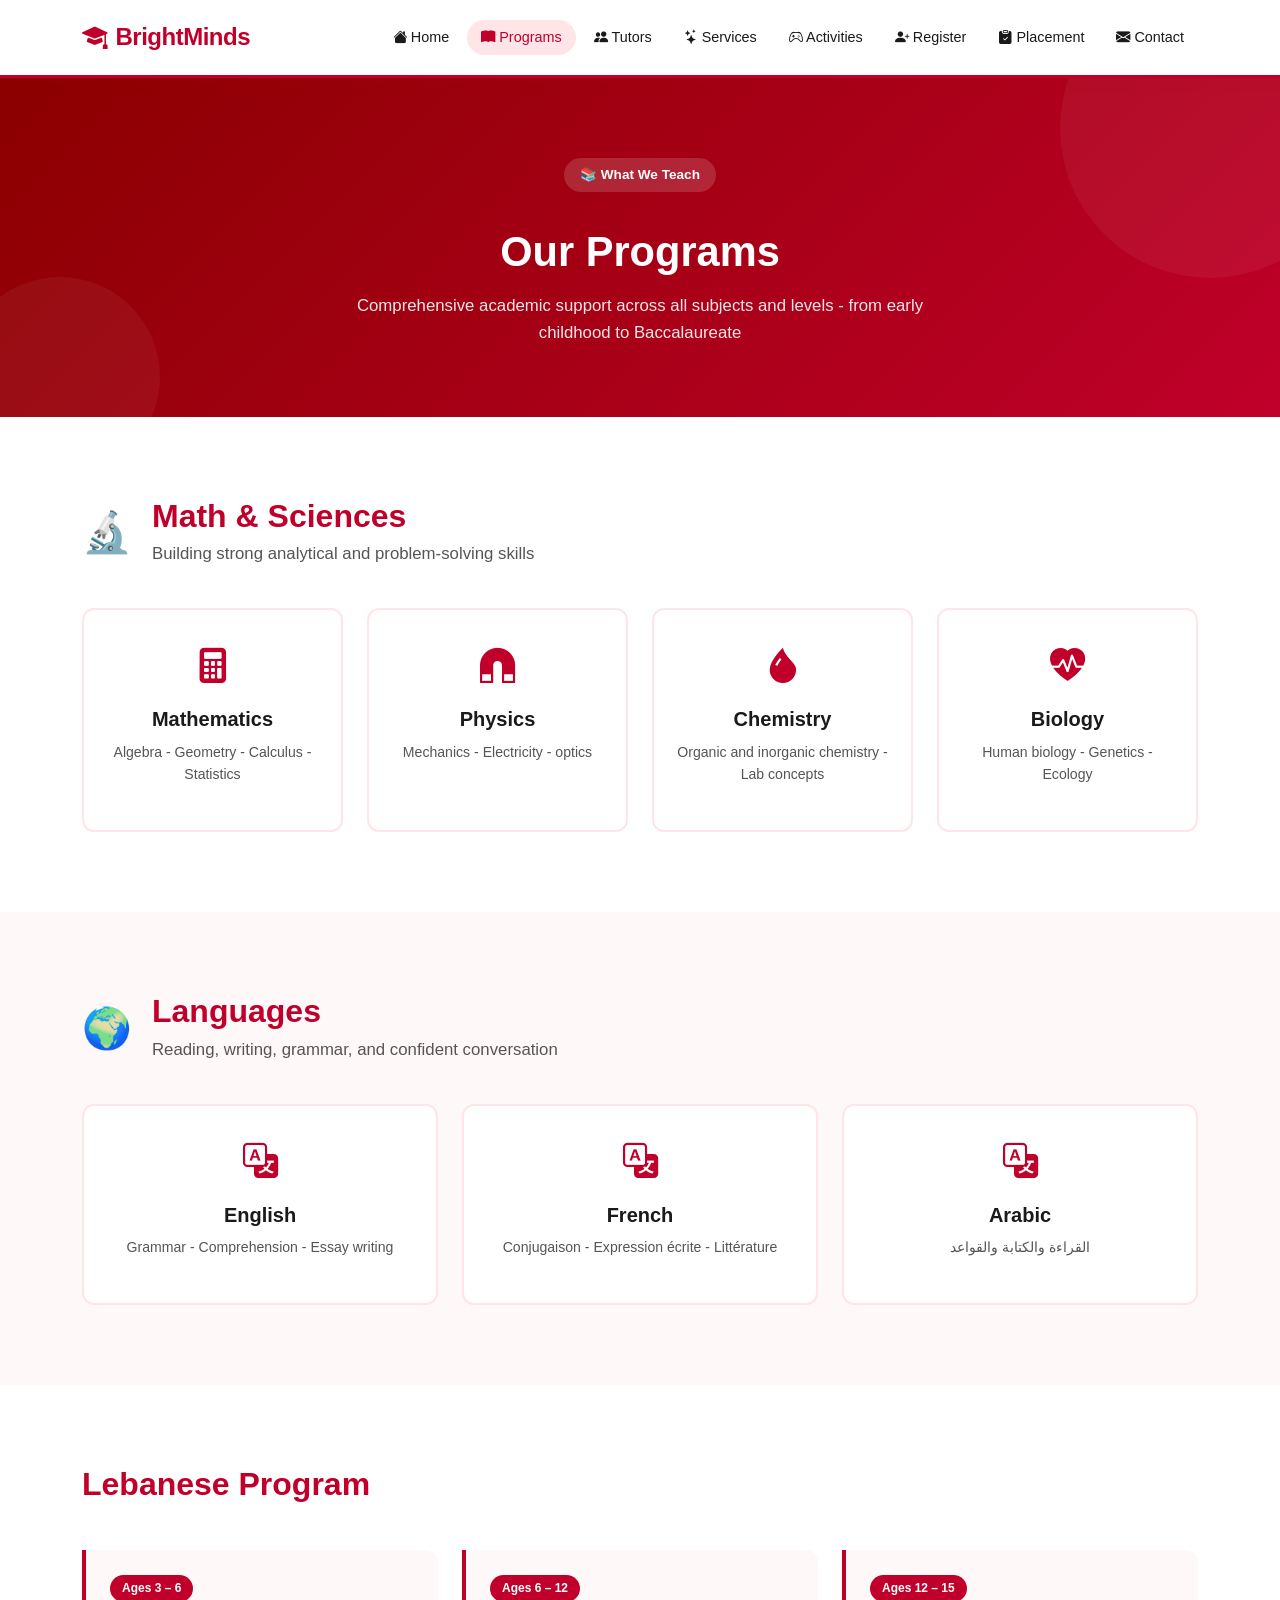
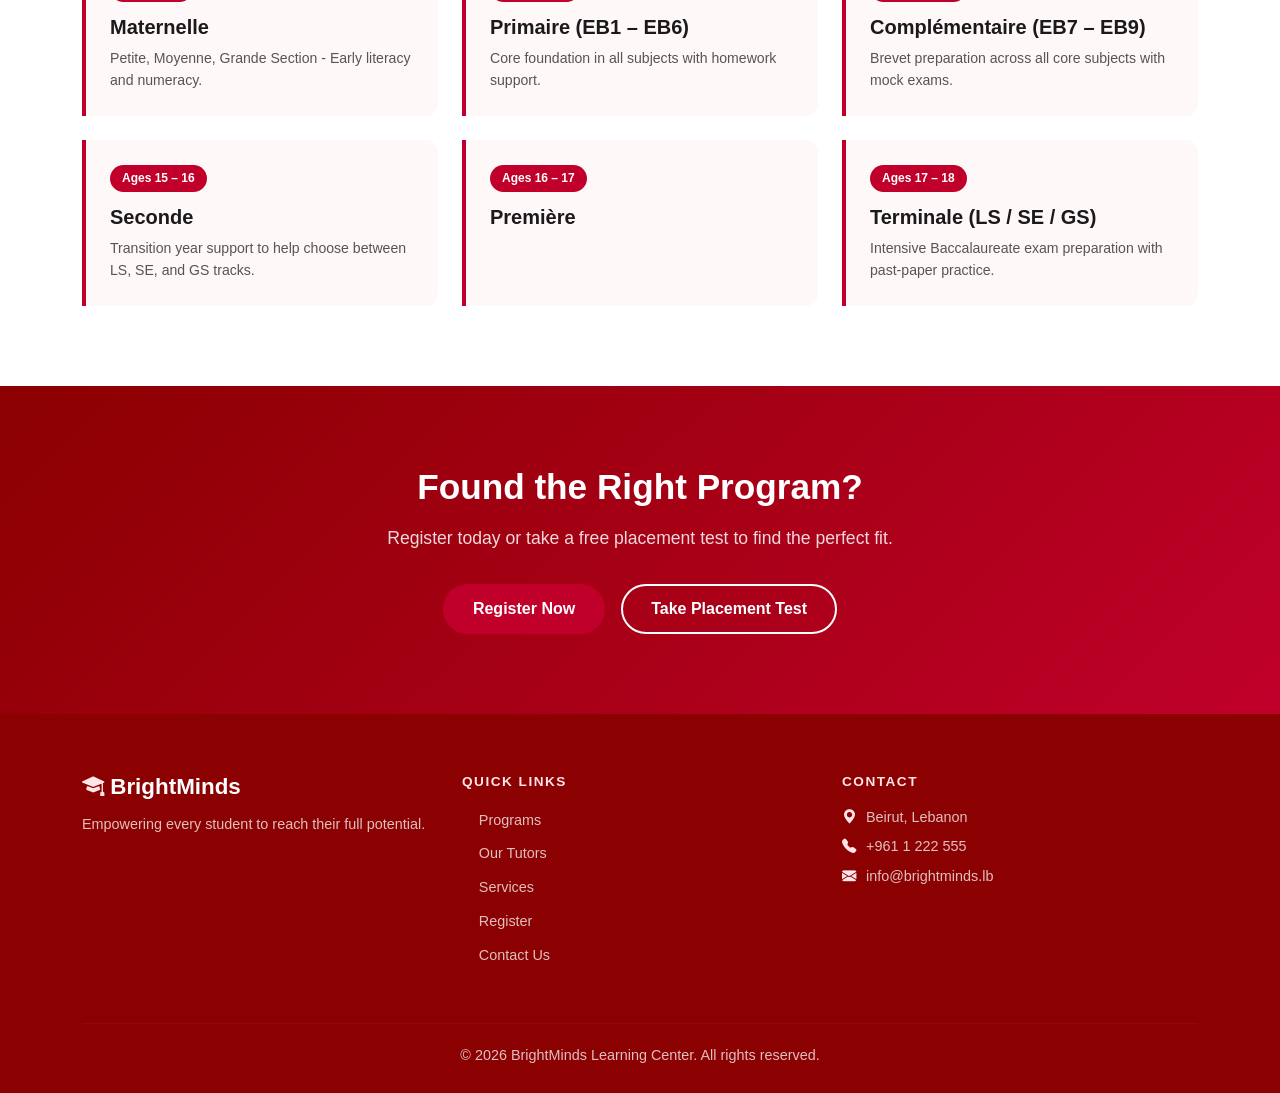
<file: programs.html>
<!DOCTYPE html>
<html lang="en">
<head>
  <meta charset="UTF-8" />
  <meta name="viewport" content="width=device-width, initial-scale=1.0"/>
  <title>Programs | BrightMinds Learning Center</title>

  <link href="https://cdn.jsdelivr.net/npm/bootstrap@5.3.3/dist/css/bootstrap.min.css" rel="stylesheet"/>
  <link href="https://cdn.jsdelivr.net/npm/bootstrap-icons@1.11.3/font/bootstrap-icons.css" rel="stylesheet"/>
  <link rel="stylesheet" href="css/style.css"/>
</head>
<body>

  <nav class="navbar navbar-expand-lg sticky-top" id="mainNav">
    <div class="container">
      <a class="navbar-brand d-flex align-items-center gap-2" href="index.html">
        <i class="bi bi-mortarboard-fill"></i>
        <span>BrightMinds</span>
      </a>
      <button class="navbar-toggler" type="button"
              data-bs-toggle="collapse" data-bs-target="#navMenu">
        <span class="navbar-toggler-icon"></span>
      </button>
      <div class="collapse navbar-collapse" id="navMenu">
        <ul class="navbar-nav ms-auto gap-1">
          <li class="nav-item"><a class="nav-link" href="index.html"><i class="bi bi-house-fill"></i> Home</a></li>
          <li class="nav-item"><a class="nav-link" href="programs.html"><i class="bi bi-book-fill"></i> Programs</a></li>
          <li class="nav-item"><a class="nav-link" href="tutors.html"><i class="bi bi-people-fill"></i> Tutors</a></li>
          <li class="nav-item"><a class="nav-link" href="services.html"><i class="bi bi-stars"></i> Services</a></li>
          <li class="nav-item"><a class="nav-link" href="activities.html"><i class="bi bi-controller"></i> Activities</a></li>
          <li class="nav-item"><a class="nav-link" href="register.html"><i class="bi bi-person-plus-fill"></i> Register</a></li>
          <li class="nav-item"><a class="nav-link" href="placement.html"><i class="bi bi-clipboard-check-fill"></i> Placement</a></li>
          <li class="nav-item"><a class="nav-link" href="contact.html"><i class="bi bi-envelope-fill"></i> Contact</a></li>
        </ul>
      </div>
    </div>
  </nav>

  <main>

    <!-- PAGE HEADER -->
    <section class="page-header">
      <div class="container text-center">
        <span class="hero-badge">📚 What We Teach</span>
        <h1>Our Programs</h1>
        <p>Comprehensive academic support across all subjects and levels - from early childhood to Baccalaureate</p>
      </div>
    </section>

    <section class="section-padding">
      <div class="container">
        <div class="program-header">
          <div class="program-header-icon">🔬</div>
          <div>
            <h2 class="section-title">Math & Sciences</h2>
            <p class="section-subtitle mb-0">Building strong analytical and problem-solving skills</p>
          </div>
        </div>

        <div class="row gy-4 mt-2">
          <div class="col-md-6 col-lg-3">
            <div class="subject-card">
              <i class="bi bi-calculator-fill"></i>
              <h5>Mathematics</h5>
              <p>Algebra - Geometry - Calculus - Statistics</p>
            </div>
          </div>
          <div class="col-md-6 col-lg-3">
            <div class="subject-card">
              <i class="bi bi-magnet-fill"></i>
              <h5>Physics</h5>
              <p>Mechanics - Electricity - optics</p>
            </div>
          </div>
          <div class="col-md-6 col-lg-3">
            <div class="subject-card">
              <i class="bi bi-droplet-fill"></i>
              <h5>Chemistry</h5>
              <p>Organic and inorganic chemistry - Lab concepts</p>
            </div>
          </div>
          <div class="col-md-6 col-lg-3">
            <div class="subject-card">
              <i class="bi bi-heart-pulse-fill"></i>
              <h5>Biology</h5>
              <p>Human biology - Genetics - Ecology</p>
            </div>
          </div>
        </div>
      </div>
    </section>

    <section class="section-padding alt-bg">
      <div class="container">
        <div class="program-header">
          <div class="program-header-icon">🌍</div>
          <div>
            <h2 class="section-title">Languages</h2>
            <p class="section-subtitle mb-0">Reading, writing, grammar, and confident conversation</p>
          </div>
        </div>

        <div class="row gy-4 mt-2">
          <div class="col-md-4">
            <div class="subject-card">
              <i class="bi bi-translate"></i>
              <h5>English</h5>
              <p>Grammar - Comprehension - Essay writing</p>
            </div>
          </div>
          <div class="col-md-4">
            <div class="subject-card">
              <i class="bi bi-translate"></i>
              <h5>French</h5>
              <p>Conjugaison - Expression écrite - Littérature</p>
            </div>
          </div>
          <div class="col-md-4">
            <div class="subject-card">
              <i class="bi bi-translate"></i>
              <h5>Arabic</h5>
              <p>القراءة والكتابة والقواعد </p>
            </div>
          </div>
        </div>
      </div>
    </section>

    <section class="section-padding">
      <div class="container">
        <div class="program-header">
          <div>
            <h2 class="section-title">Lebanese Program</h2>
          </div>
        </div>

        <div class="row gy-4 mt-2">

          <div class="col-md-6 col-lg-4">
            <div class="level-card">
              <span class="level-tag">Ages 3 – 6</span>
              <h5>Maternelle</h5>
              <p>Petite, Moyenne, Grande Section - Early literacy and numeracy.</p>
            </div>
          </div>

          <div class="col-md-6 col-lg-4">
            <div class="level-card">
              <span class="level-tag">Ages 6 – 12</span>
              <h5>Primaire (EB1 – EB6)</h5>
              <p>Core foundation in all subjects with homework support.</p>
            </div>
          </div>

          <div class="col-md-6 col-lg-4">
            <div class="level-card">
              <span class="level-tag">Ages 12 – 15</span>
              <h5>Complémentaire (EB7 – EB9)</h5>
              <p>Brevet preparation across all core subjects with mock exams.</p>
            </div>
          </div>

          <div class="col-md-6 col-lg-4">
            <div class="level-card">
              <span class="level-tag">Ages 15 – 16</span>
              <h5>Seconde</h5>
              <p>Transition year support to help choose between LS, SE, and GS tracks.</p>
            </div>
          </div>

          <div class="col-md-6 col-lg-4">
            <div class="level-card">
              <span class="level-tag">Ages 16 – 17</span>
              <h5>Première</h5>
            </div>
          </div>

          <div class="col-md-6 col-lg-4">
            <div class="level-card">
              <span class="level-tag">Ages 17 – 18</span>
              <h5>Terminale (LS / SE / GS)</h5>
              <p>Intensive Baccalaureate exam preparation with past-paper practice.</p>
            </div>
          </div>

        </div>
      </div>
    </section>

    <section class="cta-section">
      <div class="container text-center">
        <h2>Found the Right Program?</h2>
        <p>Register today or take a free placement test to find the perfect fit.</p>
        <div class="cta-buttons">
          <a href="register.html" class="btn-cherry">Register Now</a>
          <a href="placement.html" class="btn-cherry-outline">Take Placement Test</a>
        </div>
      </div>
    </section>

  </main>

  <footer class="footer mt-auto">
    <div class="container">
      <div class="row gy-4">
        <div class="col-md-4">
          <h5 class="footer-brand"><i class="bi bi-mortarboard-fill"></i> BrightMinds</h5>
          <p class="footer-tagline">Empowering every student to reach their full potential.</p>
        </div>
        <div class="col-md-4">
          <h6 class="footer-heading">Quick Links</h6>
          <ul class="footer-links">
            <li><a href="programs.html">Programs</a></li>
            <li><a href="tutors.html">Our Tutors</a></li>
            <li><a href="services.html">Services</a></li>
            <li><a href="register.html">Register</a></li>
            <li><a href="contact.html">Contact Us</a></li>
          </ul>
        </div>
        <div class="col-md-4">
          <h6 class="footer-heading">Contact</h6>
          <p><i class="bi bi-geo-alt-fill"></i> Beirut, Lebanon</p>
          <p><i class="bi bi-telephone-fill"></i> +961 1 222 555</p>
          <p><i class="bi bi-envelope-fill"></i> info@brightminds.lb</p>
        </div>
      </div>
      <hr class="footer-divider"/>
      <p class="footer-copy text-center">&copy; 2026 BrightMinds Learning Center. All rights reserved.</p>
    </div>
  </footer>

  <script src="https://cdn.jsdelivr.net/npm/bootstrap@5.3.3/dist/js/bootstrap.bundle.min.js"></script>
  <script src="js/main.js"></script>

</body>
</html>
</file>
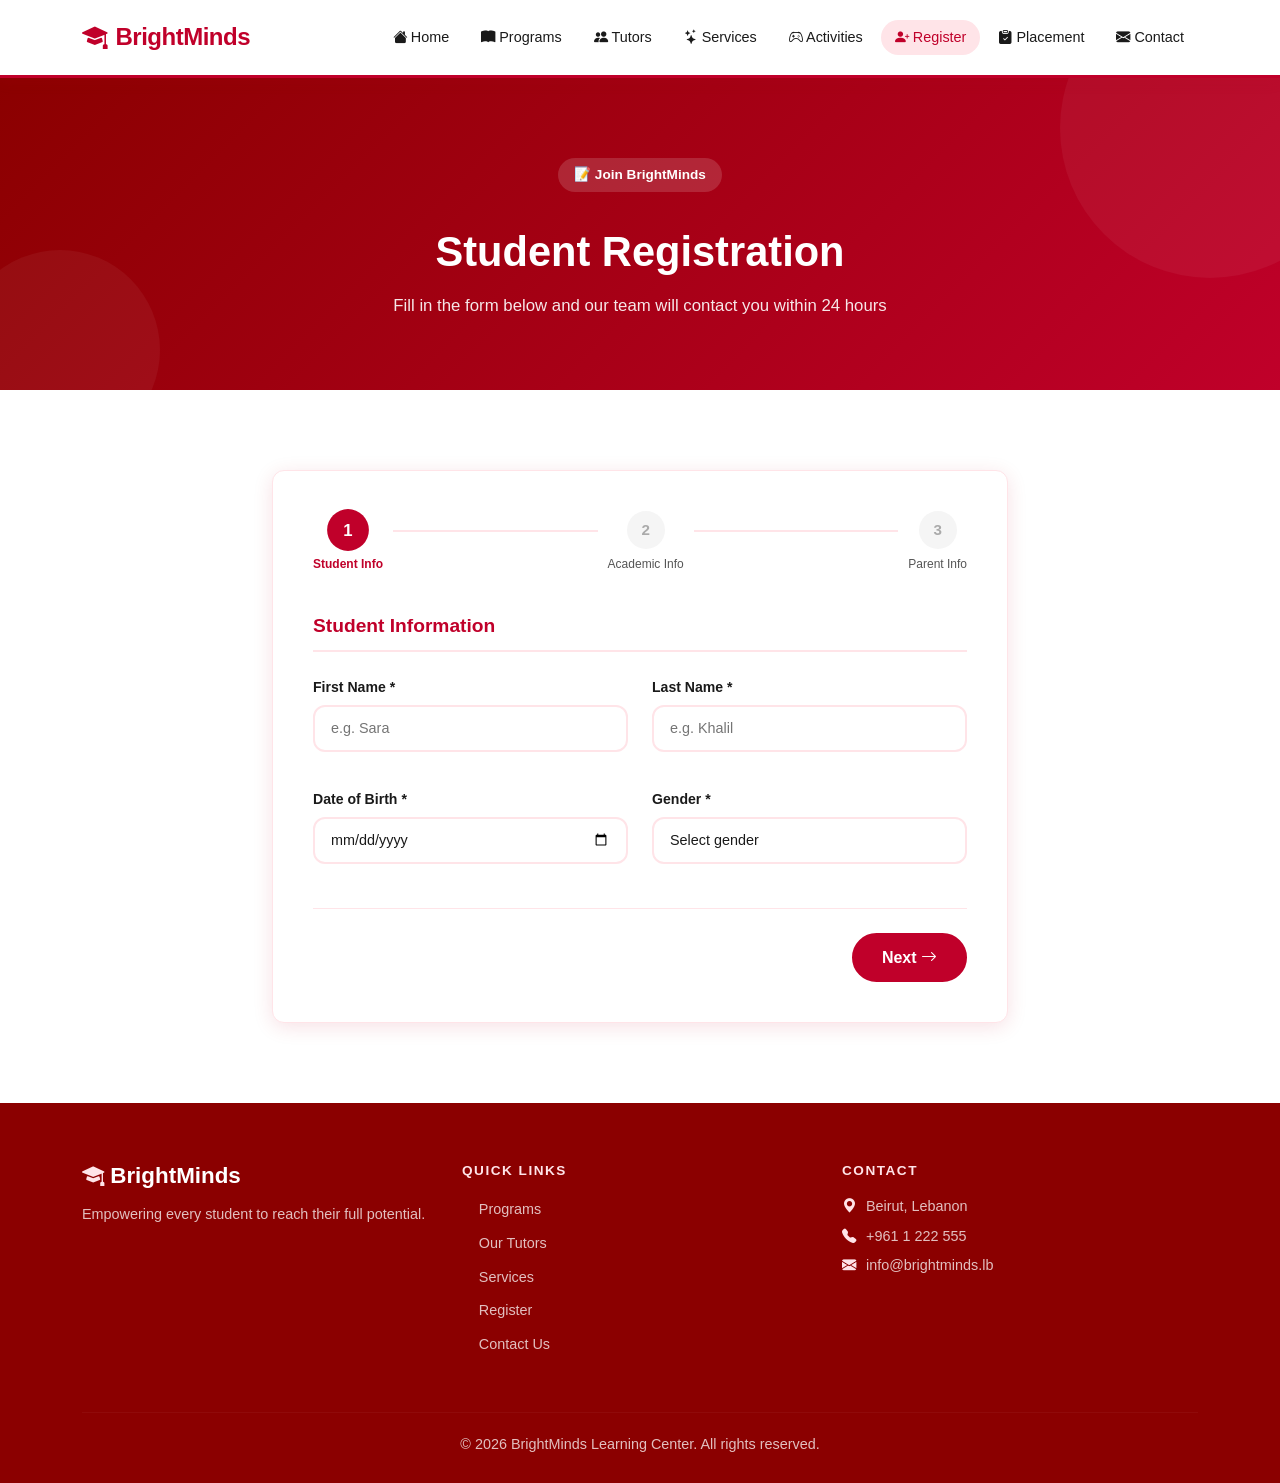
<file: register.html>
<!DOCTYPE html>
<html lang="en">
<head>
  <meta charset="UTF-8" />
  <meta name="viewport" content="width=device-width, initial-scale=1.0"/>
  <title>Register | BrightMinds Learning Center</title>

  <link href="https://cdn.jsdelivr.net/npm/bootstrap@5.3.3/dist/css/bootstrap.min.css" rel="stylesheet"/>
  <link href="https://cdn.jsdelivr.net/npm/bootstrap-icons@1.11.3/font/bootstrap-icons.css" rel="stylesheet"/>
  <link rel="stylesheet" href="css/style.css"/>
</head>
<body>

  <nav class="navbar navbar-expand-lg sticky-top" id="mainNav">
    <div class="container">
      <a class="navbar-brand d-flex align-items-center gap-2" href="index.html">
        <i class="bi bi-mortarboard-fill"></i>
        <span>BrightMinds</span>
      </a>
      <button class="navbar-toggler" type="button"
              data-bs-toggle="collapse" data-bs-target="#navMenu">
        <span class="navbar-toggler-icon"></span>
      </button>
      <div class="collapse navbar-collapse" id="navMenu">
        <ul class="navbar-nav ms-auto gap-1">
          <li class="nav-item"><a class="nav-link" href="index.html"><i class="bi bi-house-fill"></i> Home</a></li>
          <li class="nav-item"><a class="nav-link" href="programs.html"><i class="bi bi-book-fill"></i> Programs</a></li>
          <li class="nav-item"><a class="nav-link" href="tutors.html"><i class="bi bi-people-fill"></i> Tutors</a></li>
          <li class="nav-item"><a class="nav-link" href="services.html"><i class="bi bi-stars"></i> Services</a></li>
          <li class="nav-item"><a class="nav-link" href="activities.html"><i class="bi bi-controller"></i> Activities</a></li>
          <li class="nav-item"><a class="nav-link" href="register.html"><i class="bi bi-person-plus-fill"></i> Register</a></li>
          <li class="nav-item"><a class="nav-link" href="placement.html"><i class="bi bi-clipboard-check-fill"></i> Placement</a></li>
          <li class="nav-item"><a class="nav-link" href="contact.html"><i class="bi bi-envelope-fill"></i> Contact</a></li>
        </ul>
      </div>
    </div>
  </nav>

  <main>

    <!-- PAGE HEADER -->
    <section class="page-header">
      <div class="container text-center">
        <span class="hero-badge">📝 Join BrightMinds</span>
        <h1>Student Registration</h1>
        <p>Fill in the form below and our team will contact you within 24 hours</p>
      </div>
    </section>

    <!-- REGISTRATION FORM -->
    <section class="section-padding">
      <div class="container">
        <div class="row justify-content-center">
          <div class="col-lg-8">

            <div class="form-card">

              <!-- STEP INDICATOR -->
              <div class="step-indicator">
                <div class="step active" id="step1Dot">
                  <div class="step-dot">1</div>
                  <span>Student Info</span>
                </div>
                <div class="step-line"></div>
                <div class="step" id="step2Dot">
                  <div class="step-dot">2</div>
                  <span>Academic Info</span>
                </div>
                <div class="step-line"></div>
                <div class="step" id="step3Dot">
                  <div class="step-dot">3</div>
                  <span>Parent Info</span>
                </div>
              </div>

              <!-- STEP 1: STUDENT INFO -->
              <div class="form-step" id="formStep1">
                <h4 class="step-title">Student Information</h4>

                <div class="row gy-3">
                  <div class="col-md-6">
                    <label class="form-label">First Name *</label>
                    <input type="text" class="form-input" id="firstName" placeholder="e.g. Sara"/>
                    <span class="field-error" id="firstNameError"></span>
                  </div>
                  <div class="col-md-6">
                    <label class="form-label">Last Name *</label>
                    <input type="text" class="form-input" id="lastName" placeholder="e.g. Khalil"/>
                    <span class="field-error" id="lastNameError"></span>
                  </div>
                  <div class="col-md-6">
                    <label class="form-label">Date of Birth *</label>
                    <input type="date" class="form-input" id="dob"/>
                    <span class="field-error" id="dobError"></span>
                  </div>
                  <div class="col-md-6">
                    <label class="form-label">Gender *</label>
                    <select class="form-input" id="gender">
                      <option value="">Select gender</option>
                      <option value="female">Female</option>
                      <option value="male">Male</option>
                    </select>
                    <span class="field-error" id="genderError"></span>
                  </div>
                </div>

                <div class="step-nav mt-4">
                  <div></div>
                  <button class="btn-cherry" id="toStep2">Next <i class="bi bi-arrow-right"></i></button>
                </div>
              </div>

              <!-- STEP 2: ACADEMIC INFO -->
              <div class="form-step d-none" id="formStep2">
                <h4 class="step-title">Academic Information</h4>

                <div class="row gy-3">
                  <div class="col-md-6">
                    <label class="form-label">Current School *</label>
                    <input type="text" class="form-input" id="school" placeholder="e.g. Collège des Frères"/>
                    <span class="field-error" id="schoolError"></span>
                  </div>
                  <div class="col-md-6">
                    <label class="form-label">Current Grade / Level *</label>
                    <select class="form-input" id="grade">
                      <option value="">Select level</option>
                      <option value="gs">Maternelle</option>
                      <option value="eb1-3">EB1 – EB3 </option>
                      <option value="eb4-6">EB4 – EB6 </option>
                      <option value="eb7-9">EB7 – EB9</option>
                      <option value="seconde">Seconde</option>
                      <option value="premiere">Première </option>
                      <option value="terminale">Terminale</option>
                    </select>
                    <span class="field-error" id="gradeError"></span>
                  </div>
                  <div class="col-12">
                    <label class="form-label">Subjects Needed *</label>
                    <div class="checkbox-group">
                      <label class="checkbox-item">
                        <input type="checkbox" value="math"> Mathematics
                      </label>
                      <label class="checkbox-item">
                        <input type="checkbox" value="physics"> Physics
                      </label>
                      <label class="checkbox-item">
                        <input type="checkbox" value="chemistry"> Chemistry
                      </label>
                      <label class="checkbox-item">
                        <input type="checkbox" value="biology"> Biology
                      </label>
                      <label class="checkbox-item">
                        <input type="checkbox" value="english"> English
                      </label>
                      <label class="checkbox-item">
                        <input type="checkbox" value="french"> French
                      </label>
                      <label class="checkbox-item">
                        <input type="checkbox" value="arabic"> Arabic
                      </label>
                    </div>
                    <span class="field-error" id="subjectsError"></span>
                  </div>
                  <div class="col-md-6">
                    <label class="form-label">Bus Service Needed?</label>
                    <select class="form-input" id="bus">
                      <option value="">Select option</option>
                      <option value="yes">Yes — I need bus service</option>
                      <option value="no">No — I will arrange transport</option>
                    </select>
                  </div>
                  <div class="col-md-6">
                    <label class="form-label">Lunch Plan Needed?</label>
                    <select class="form-input" id="lunch">
                      <option value="">Select option</option>
                      <option value="yes">Yes — include lunch</option>
                      <option value="no">No — I will bring my own</option>
                    </select>
                  </div>
                </div>

                <div class="step-nav mt-4">
                  <button class="btn-cherry-outline" id="toStep1">
                    <i class="bi bi-arrow-left"></i> Back
                  </button>
                  <button class="btn-cherry" id="toStep3">
                    Next <i class="bi bi-arrow-right"></i>
                  </button>
                </div>
              </div>

              <!-- STEP 3: PARENT INFO -->
              <div class="form-step d-none" id="formStep3">
                <h4 class="step-title">Parent / Guardian Information</h4>

                <div class="row gy-3">
                  <div class="col-md-6">
                    <label class="form-label">Parent Full Name *</label>
                    <input type="text" class="form-input" id="parentName" placeholder="e.g. Ahmad Khalil"/>
                    <span class="field-error" id="parentNameError"></span>
                  </div>
                  <div class="col-md-6">
                    <label class="form-label">Relationship *</label>
                    <select class="form-input" id="relationship">
                      <option value="">Select relationship</option>
                      <option value="father">Father</option>
                      <option value="mother">Mother</option>
                      <option value="guardian">Legal Guardian</option>
                    </select>
                    <span class="field-error" id="relationshipError"></span>
                  </div>
                  <div class="col-md-6">
                    <label class="form-label">Phone Number *</label>
                    <input type="tel" class="form-input" id="phone" placeholder="e.g. 03 123 456"/>
                    <span class="field-error" id="phoneError"></span>
                  </div>
                  <div class="col-md-6">
                    <label class="form-label">Email Address *</label>
                    <input type="email" class="form-input" id="email" placeholder="e.g. ahmad@email.com"/>
                    <span class="field-error" id="emailError"></span>
                  </div>
                  <div class="col-12">
                    <label class="form-label">Additional Notes</label>
                    <textarea class="form-input" id="notes" rows="3"
                      placeholder="Any allergies, special needs, or additional information..."></textarea>
                  </div>
                </div>

                <div class="step-nav mt-4">
                  <button class="btn-cherry-outline" id="backToStep2">
                    <i class="bi bi-arrow-left"></i> Back
                  </button>
                  <button class="btn-cherry" id="submitForm">
                    <i class="bi bi-check-circle-fill"></i> Submit Registration
                  </button>
                </div>
              </div>

              <!-- SUCCESS MESSAGE -->
              <div class="form-step d-none" id="formSuccess">
                <div class="success-message">
                  <div class="success-icon">
                    <i class="bi bi-check-circle-fill"></i>
                  </div>
                  <h4>Registration Submitted!</h4>
                  <p>Thank you! Our team will contact you within 24 hours to confirm your enrollment and arrange details.</p>
                  <a href="index.html" class="btn-cherry mt-3">Back to Home</a>
                </div>
              </div>

            </div>
          </div>
        </div>
      </div>
    </section>

  </main>

  <footer class="footer mt-auto">
    <div class="container">
      <div class="row gy-4">
        <div class="col-md-4">
          <h5 class="footer-brand"><i class="bi bi-mortarboard-fill"></i> BrightMinds</h5>
          <p class="footer-tagline">Empowering every student to reach their full potential.</p>
        </div>
        <div class="col-md-4">
          <h6 class="footer-heading">Quick Links</h6>
          <ul class="footer-links">
            <li><a href="programs.html">Programs</a></li>
            <li><a href="tutors.html">Our Tutors</a></li>
            <li><a href="services.html">Services</a></li>
            <li><a href="register.html">Register</a></li>
            <li><a href="contact.html">Contact Us</a></li>
          </ul>
        </div>
        <div class="col-md-4">
          <h6 class="footer-heading">Contact</h6>
          <p><i class="bi bi-geo-alt-fill"></i> Beirut, Lebanon</p>
          <p><i class="bi bi-telephone-fill"></i> +961 1 222 555</p>
          <p><i class="bi bi-envelope-fill"></i> info@brightminds.lb</p>
        </div>
      </div>
      <hr class="footer-divider"/>
      <p class="footer-copy text-center">&copy; 2026 BrightMinds Learning Center. All rights reserved.</p>
    </div>
  </footer>

  <script src="https://cdn.jsdelivr.net/npm/bootstrap@5.3.3/dist/js/bootstrap.bundle.min.js"></script>
  <script src="js/main.js"></script>
  <script src="js/register.js"></script>

</body>
</html>
</file>
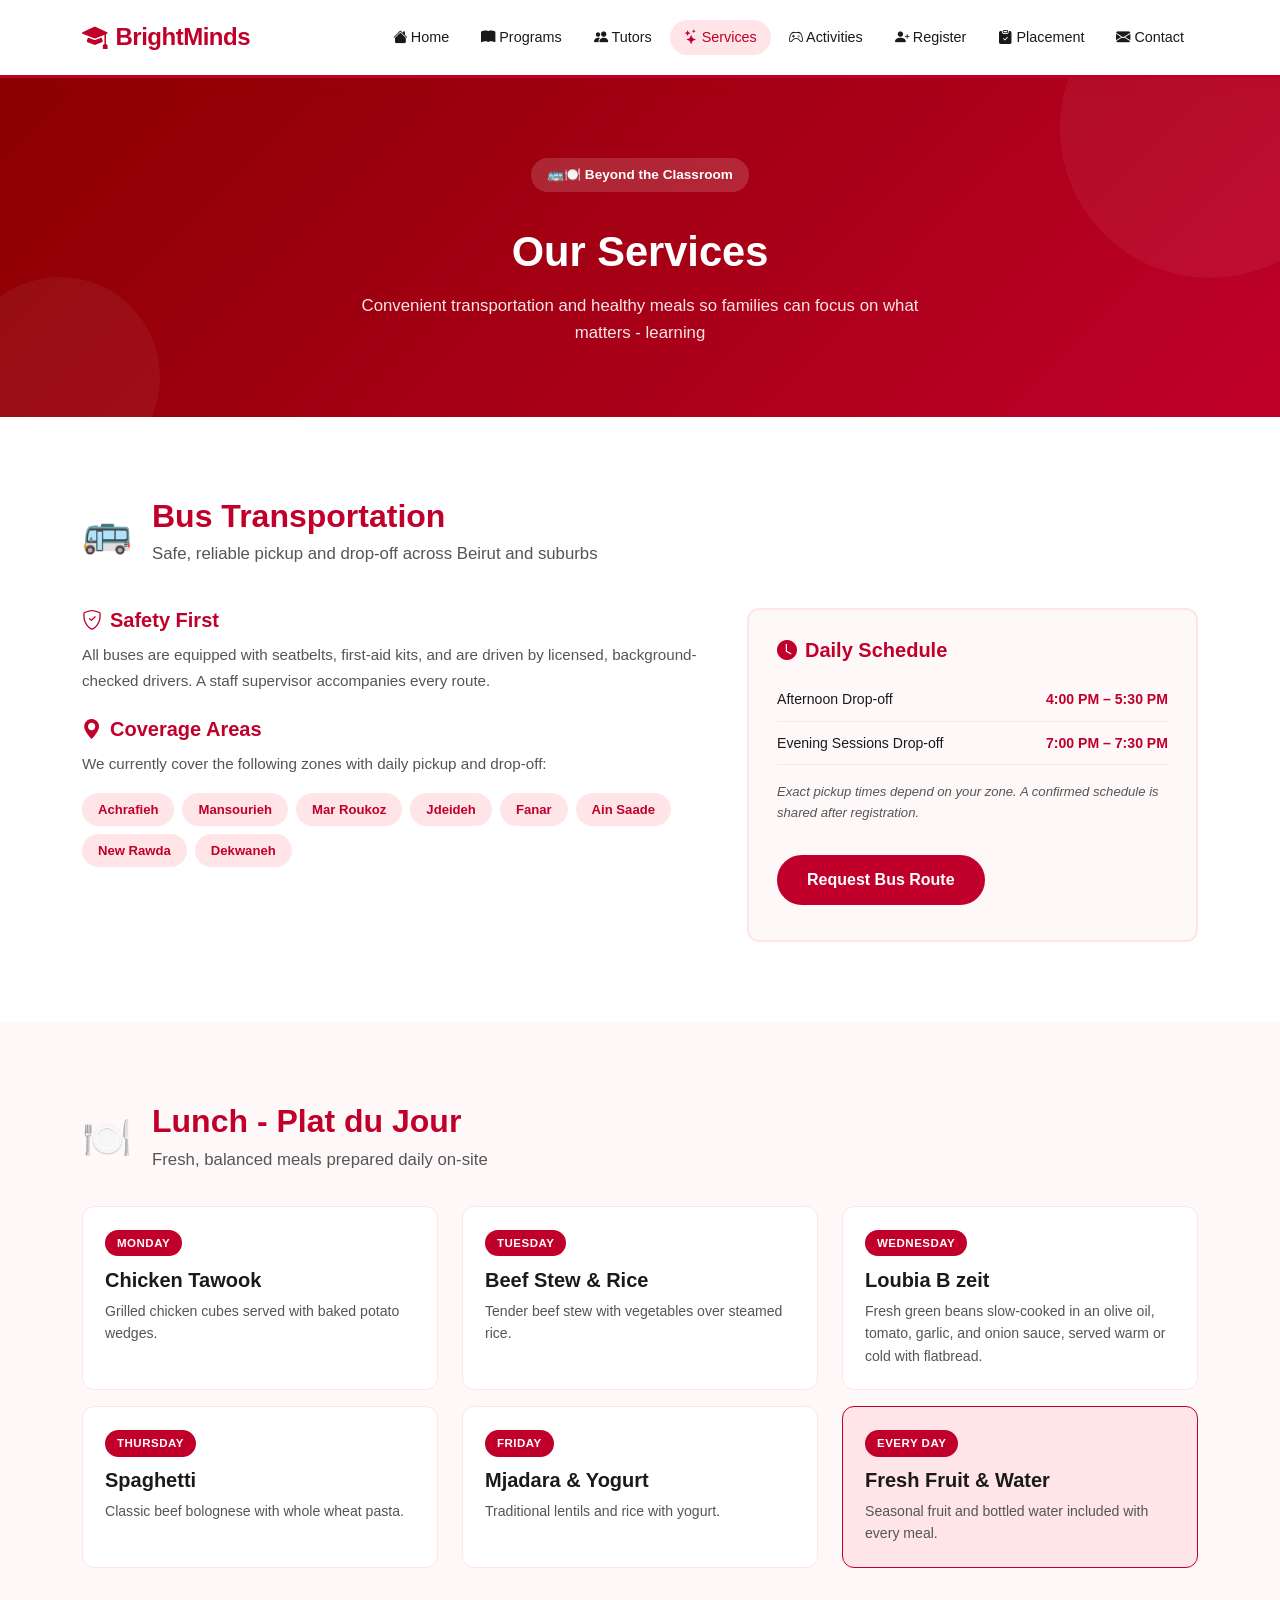
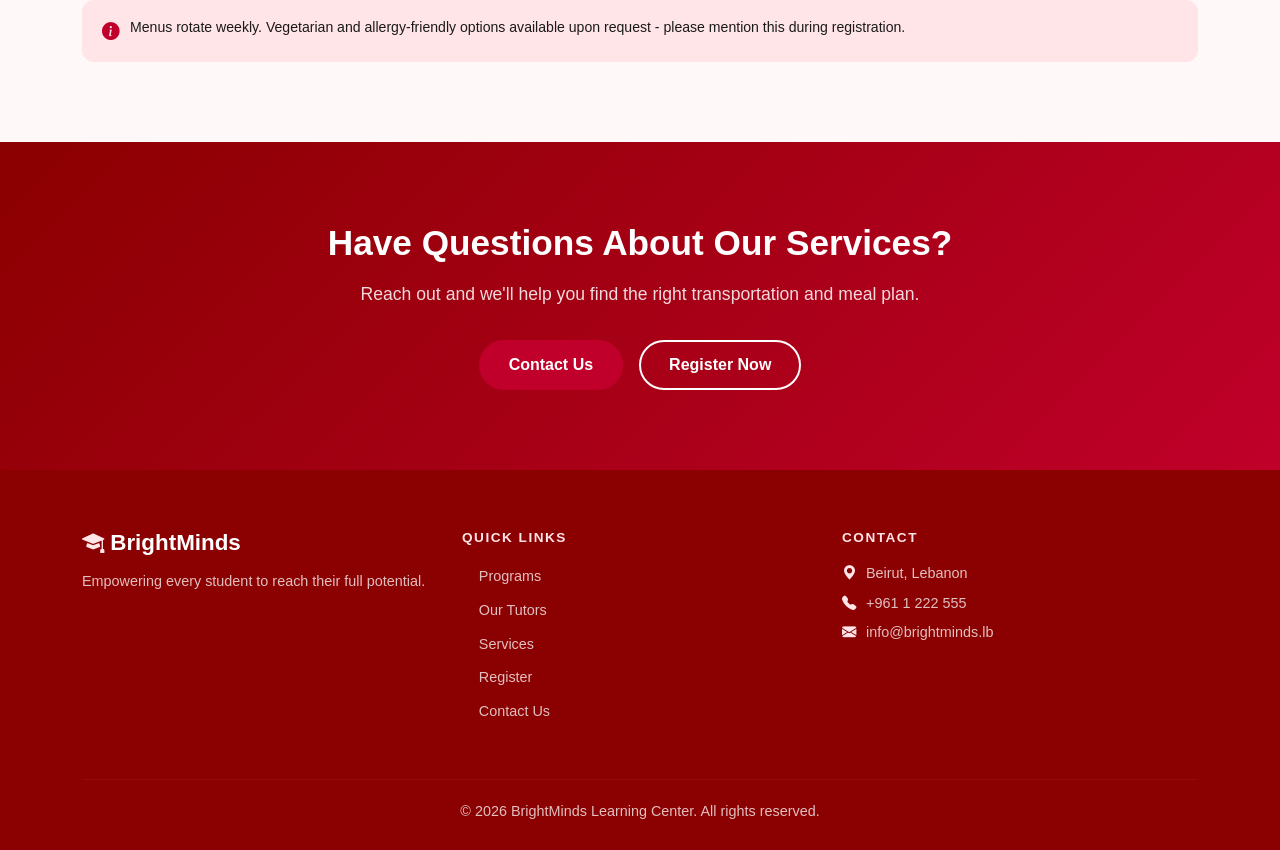
<file: services.html>
<!DOCTYPE html>
<html lang="en">
<head>
  <meta charset="UTF-8" />
  <meta name="viewport" content="width=device-width, initial-scale=1.0"/>
  <title>Services | BrightMinds Learning Center</title>

  <link href="https://cdn.jsdelivr.net/npm/bootstrap@5.3.3/dist/css/bootstrap.min.css" rel="stylesheet"/>
  <link href="https://cdn.jsdelivr.net/npm/bootstrap-icons@1.11.3/font/bootstrap-icons.css" rel="stylesheet"/>
  <link rel="stylesheet" href="css/style.css"/>
</head>
<body>

  <nav class="navbar navbar-expand-lg sticky-top" id="mainNav">
    <div class="container">
      <a class="navbar-brand d-flex align-items-center gap-2" href="index.html">
        <i class="bi bi-mortarboard-fill"></i>
        <span>BrightMinds</span>
      </a>
      <button class="navbar-toggler" type="button"
              data-bs-toggle="collapse" data-bs-target="#navMenu">
        <span class="navbar-toggler-icon"></span>
      </button>
      <div class="collapse navbar-collapse" id="navMenu">
        <ul class="navbar-nav ms-auto gap-1">
          <li class="nav-item"><a class="nav-link" href="index.html"><i class="bi bi-house-fill"></i> Home</a></li>
          <li class="nav-item"><a class="nav-link" href="programs.html"><i class="bi bi-book-fill"></i> Programs</a></li>
          <li class="nav-item"><a class="nav-link" href="tutors.html"><i class="bi bi-people-fill"></i> Tutors</a></li>
          <li class="nav-item"><a class="nav-link" href="services.html"><i class="bi bi-stars"></i> Services</a></li>
          <li class="nav-item"><a class="nav-link" href="activities.html"><i class="bi bi-controller"></i> Activities</a></li>
          <li class="nav-item"><a class="nav-link" href="register.html"><i class="bi bi-person-plus-fill"></i> Register</a></li>
          <li class="nav-item"><a class="nav-link" href="placement.html"><i class="bi bi-clipboard-check-fill"></i> Placement</a></li>
          <li class="nav-item"><a class="nav-link" href="contact.html"><i class="bi bi-envelope-fill"></i> Contact</a></li>
        </ul>
      </div>
    </div>
  </nav>

  <main>

    <section class="page-header">
      <div class="container text-center">
        <span class="hero-badge">🚌🍽️ Beyond the Classroom</span>
        <h1>Our Services</h1>
        <p>Convenient transportation and healthy meals so families can focus on what matters - learning</p>
      </div>
    </section>

    <section class="section-padding">
      <div class="container">
        <div class="program-header">
          <div class="program-header-icon">🚌</div>
          <div>
            <h2 class="section-title">Bus Transportation</h2>
            <p class="section-subtitle mb-0">Safe, reliable pickup and drop-off across Beirut and suburbs</p>
          </div>
        </div>

        <div class="row gy-4 mt-2">

          <div class="col-lg-7">
            <div class="bus-info-card">
              <h5><i class="bi bi-shield-check"></i> Safety First</h5>
              <p>All buses are equipped with seatbelts, first-aid kits, and are driven by licensed, background-checked drivers. A staff supervisor accompanies every route.</p>

              <h5 class="mt-4"><i class="bi bi-geo-alt-fill"></i> Coverage Areas</h5>
              <p>We currently cover the following zones with daily pickup and drop-off:</p>
              <div class="zone-tags">
                <span class="zone-tag">Achrafieh</span>
                <span class="zone-tag">Mansourieh</span>
                <span class="zone-tag">Mar Roukoz</span>
                <span class="zone-tag">Jdeideh</span>
                <span class="zone-tag">Fanar</span>
                <span class="zone-tag">Ain Saade</span>
                <span class="zone-tag">New Rawda</span>
                <span class="zone-tag">Dekwaneh</span>
              </div>
            </div>
          </div>

          <div class="col-lg-5">
            <div class="bus-schedule-card">
              <h5><i class="bi bi-clock-fill"></i> Daily Schedule</h5>
              <table class="schedule-table">
                
                <tr>
                  <td>Afternoon Drop-off</td>
                  <td><strong>4:00 PM – 5:30 PM</strong></td>
                </tr>
                <tr>
                  <td>Evening Sessions Drop-off</td>
                  <td><strong>7:00 PM – 7:30 PM</strong></td>
                </tr>
              </table>
              <p class="schedule-note">Exact pickup times depend on your zone. A confirmed schedule is shared after registration.</p>
              <a href="contact.html" class="btn-cherry mt-3">Request Bus Route</a>
            </div>
          </div>

        </div>
      </div>
    </section>

    <section class="section-padding alt-bg">
      <div class="container">
        <div class="program-header">
          <div class="program-header-icon">🍽️</div>
          <div>
            <h2 class="section-title">Lunch - Plat du Jour</h2>
            <p class="section-subtitle mb-0">Fresh, balanced meals prepared daily on-site</p>
          </div>
        </div>

        <div class="row gy-3 mt-2" id="menuGrid">

          <div class="col-md-6 col-lg-4">
            <div class="menu-card">
              <span class="menu-day">Monday</span>
              <h5>Chicken Tawook</h5>
              <p>Grilled chicken cubes served with baked potato wedges.</p>
            </div>
          </div>

          <div class="col-md-6 col-lg-4">
            <div class="menu-card">
              <span class="menu-day">Tuesday</span>
              <h5>Beef Stew & Rice</h5>
              <p>Tender beef stew with vegetables over steamed rice.</p>
            </div>
          </div>

          <div class="col-md-6 col-lg-4">
            <div class="menu-card">
              <span class="menu-day">Wednesday</span>
              <h5>Loubia B zeit</h5>
              <p>Fresh green beans slow-cooked in an olive oil, tomato, garlic, and onion sauce, served warm or cold with flatbread.</p>
            </div>
          </div>

          <div class="col-md-6 col-lg-4">
            <div class="menu-card">
              <span class="menu-day">Thursday</span>
              <h5>Spaghetti</h5>
              <p>Classic beef bolognese with whole wheat pasta.</p>
            </div>
          </div>

          <div class="col-md-6 col-lg-4">
            <div class="menu-card">
              <span class="menu-day">Friday</span>
              <h5>Mjadara & Yogurt</h5>
              <p>Traditional lentils and rice with yogurt.</p>
            </div>
          </div>

          <div class="col-md-6 col-lg-4">
            <div class="menu-card highlight-card">
              <span class="menu-day">Every Day</span>
              <h5>Fresh Fruit & Water</h5>
              <p>Seasonal fruit and bottled water included with every meal.</p>
            </div>
          </div>

        </div>

        <div class="menu-note">
          <i class="bi bi-info-circle-fill"></i>
          <p>Menus rotate weekly. Vegetarian and allergy-friendly options available upon request - please mention this during registration.</p>
        </div>
      </div>
    </section>

    <section class="cta-section">
      <div class="container text-center">
        <h2>Have Questions About Our Services?</h2>
        <p>Reach out and we'll help you find the right transportation and meal plan.</p>
        <div class="cta-buttons">
          <a href="contact.html" class="btn-cherry">Contact Us</a>
          <a href="register.html" class="btn-cherry-outline">Register Now</a>
        </div>
      </div>
    </section>

  </main>

  <footer class="footer mt-auto">
    <div class="container">
      <div class="row gy-4">
        <div class="col-md-4">
          <h5 class="footer-brand"><i class="bi bi-mortarboard-fill"></i> BrightMinds</h5>
          <p class="footer-tagline">Empowering every student to reach their full potential.</p>
        </div>
        <div class="col-md-4">
          <h6 class="footer-heading">Quick Links</h6>
          <ul class="footer-links">
            <li><a href="programs.html">Programs</a></li>
            <li><a href="tutors.html">Our Tutors</a></li>
            <li><a href="services.html">Services</a></li>
            <li><a href="register.html">Register</a></li>
            <li><a href="contact.html">Contact Us</a></li>
          </ul>
        </div>
        <div class="col-md-4">
          <h6 class="footer-heading">Contact</h6>
          <p><i class="bi bi-geo-alt-fill"></i> Beirut, Lebanon</p>
          <p><i class="bi bi-telephone-fill"></i> +961 1 222 555</p>
          <p><i class="bi bi-envelope-fill"></i> info@brightminds.lb</p>
        </div>
      </div>
      <hr class="footer-divider"/>
      <p class="footer-copy text-center">&copy; 2026 BrightMinds Learning Center. All rights reserved.</p>
    </div>
  </footer>

  <script src="https://cdn.jsdelivr.net/npm/bootstrap@5.3.3/dist/js/bootstrap.bundle.min.js"></script>
  <script src="js/main.js"></script>

</body>
</html>
</file>
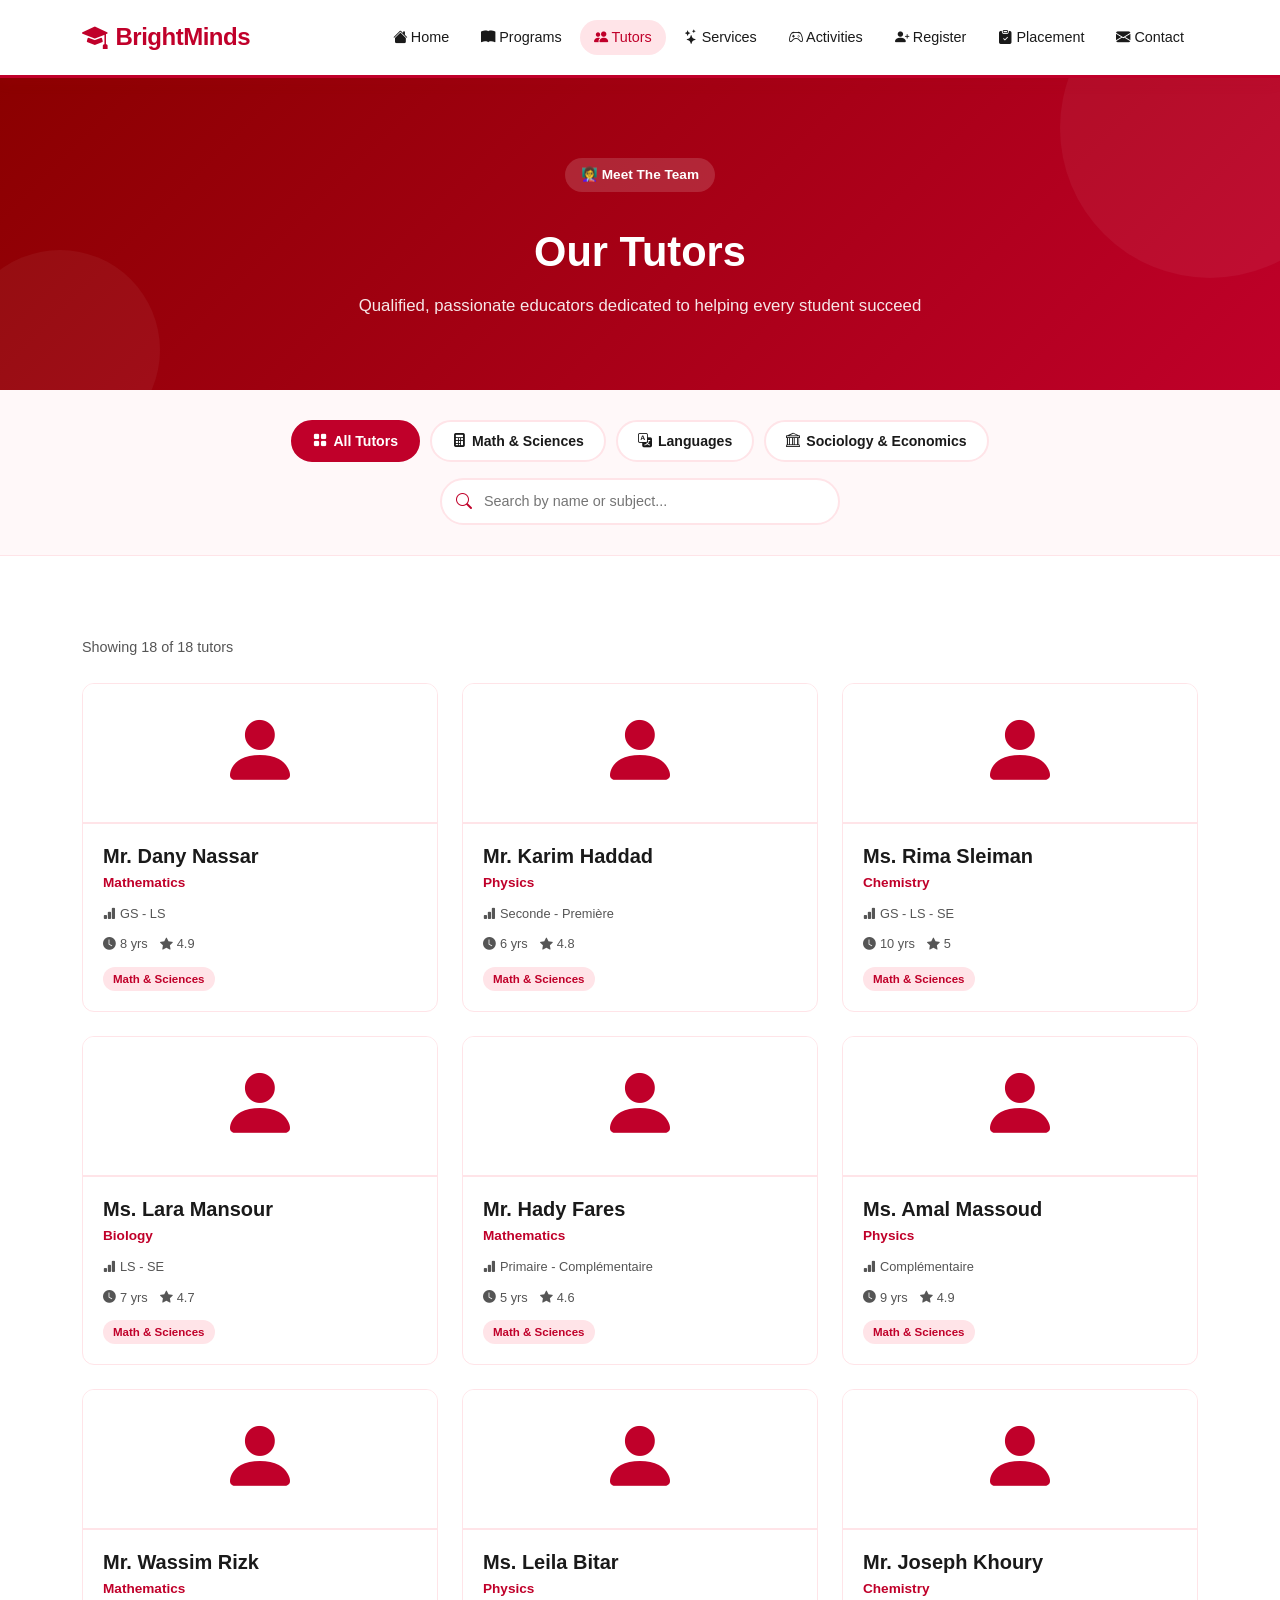
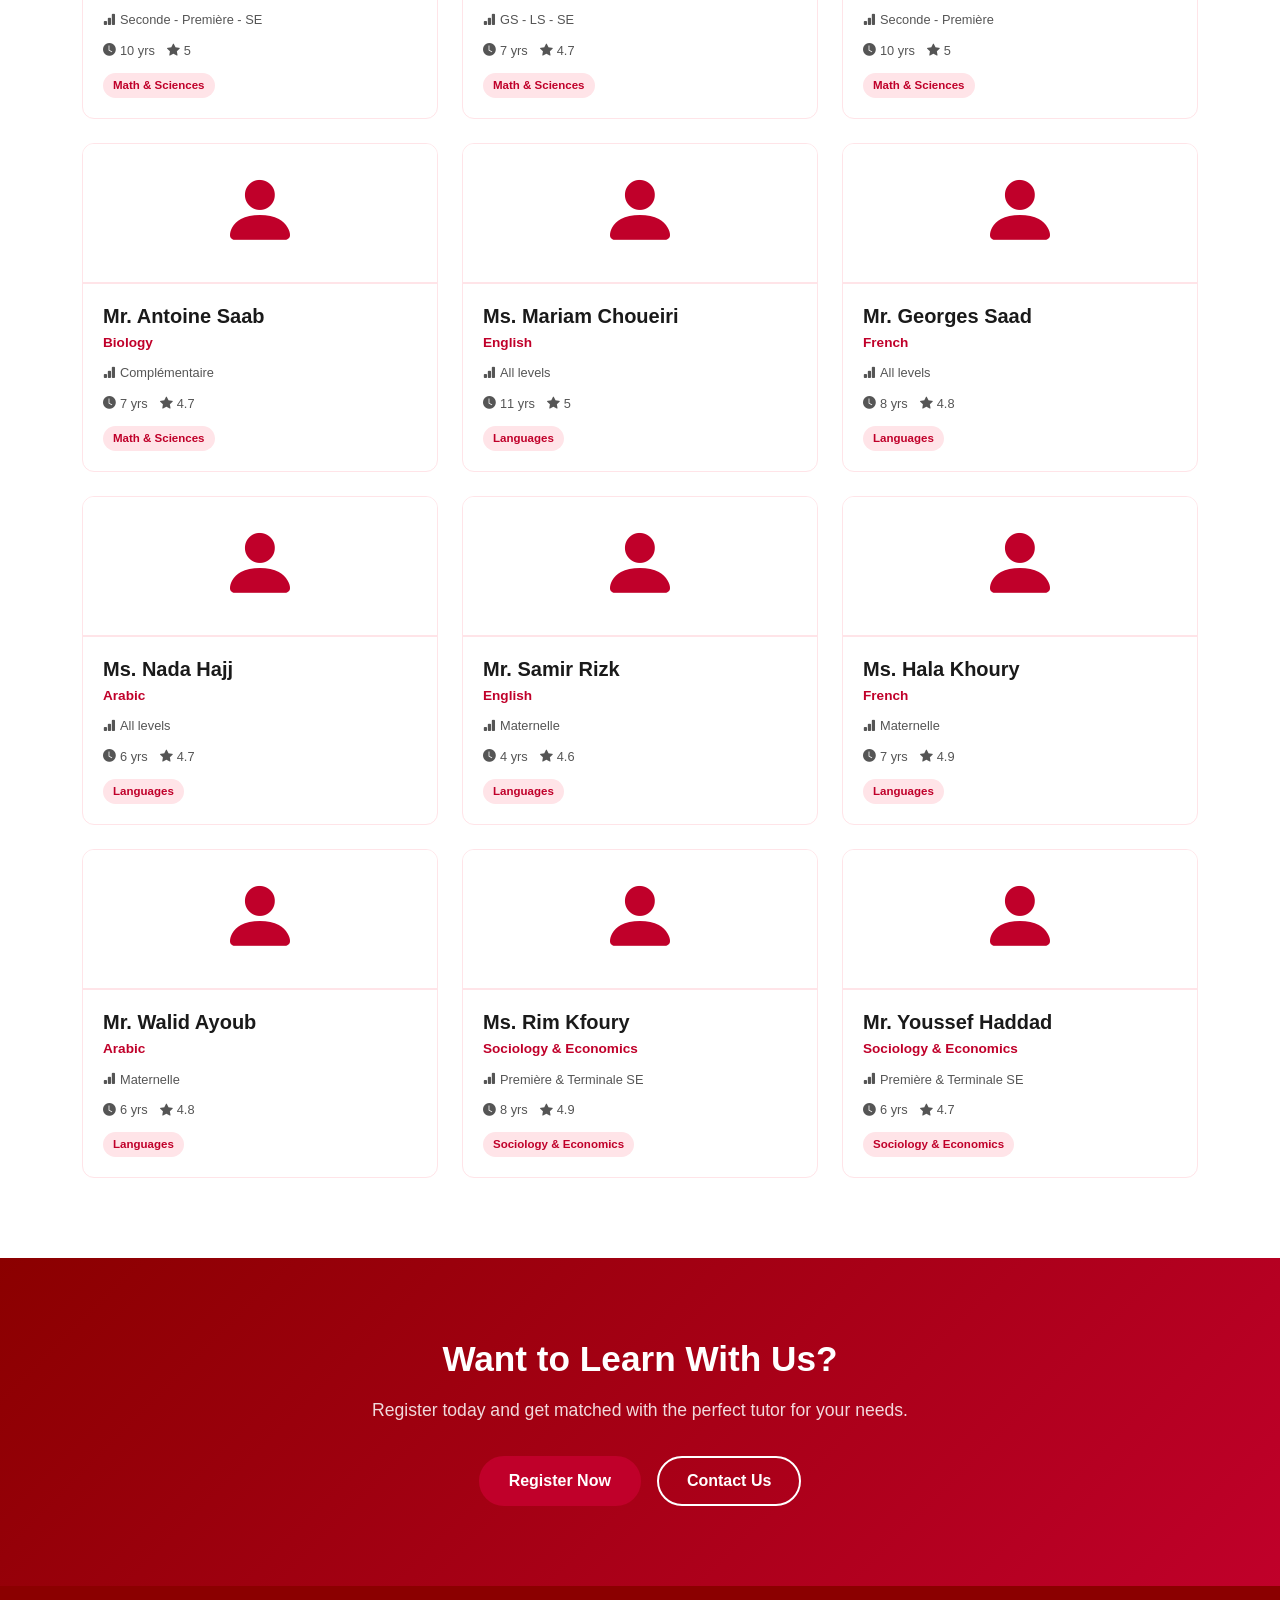
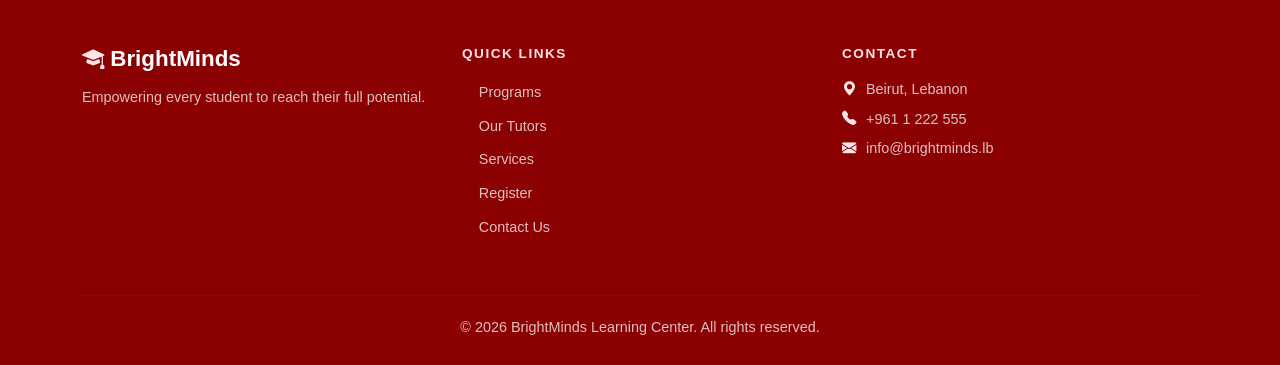
<file: tutors.html>
<!DOCTYPE html>
<html lang="en">
<head>
  <meta charset="UTF-8" />
  <meta name="viewport" content="width=device-width, initial-scale=1.0"/>
  <title>Our Tutors | BrightMinds Learning Center</title>

  <link href="https://cdn.jsdelivr.net/npm/bootstrap@5.3.3/dist/css/bootstrap.min.css" rel="stylesheet"/>
  <link href="https://cdn.jsdelivr.net/npm/bootstrap-icons@1.11.3/font/bootstrap-icons.css" rel="stylesheet"/>
  <link rel="stylesheet" href="css/style.css"/>
</head>
<body>

  <nav class="navbar navbar-expand-lg sticky-top" id="mainNav">
    <div class="container">
      <a class="navbar-brand d-flex align-items-center gap-2" href="index.html">
        <i class="bi bi-mortarboard-fill"></i>
        <span>BrightMinds</span>
      </a>
      <button class="navbar-toggler" type="button"
              data-bs-toggle="collapse" data-bs-target="#navMenu">
        <span class="navbar-toggler-icon"></span>
      </button>
      <div class="collapse navbar-collapse" id="navMenu">
        <ul class="navbar-nav ms-auto gap-1">
          <li class="nav-item"><a class="nav-link" href="index.html"><i class="bi bi-house-fill"></i> Home</a></li>
          <li class="nav-item"><a class="nav-link" href="programs.html"><i class="bi bi-book-fill"></i> Programs</a></li>
          <li class="nav-item"><a class="nav-link" href="tutors.html"><i class="bi bi-people-fill"></i> Tutors</a></li>
          <li class="nav-item"><a class="nav-link" href="services.html"><i class="bi bi-stars"></i> Services</a></li>
          <li class="nav-item"><a class="nav-link" href="activities.html"><i class="bi bi-controller"></i> Activities</a></li>
          <li class="nav-item"><a class="nav-link" href="register.html"><i class="bi bi-person-plus-fill"></i> Register</a></li>
          <li class="nav-item"><a class="nav-link" href="placement.html"><i class="bi bi-clipboard-check-fill"></i> Placement</a></li>
          <li class="nav-item"><a class="nav-link" href="contact.html"><i class="bi bi-envelope-fill"></i> Contact</a></li>
        </ul>
      </div>
    </div>
  </nav>

  <main>

    <section class="page-header">
      <div class="container text-center">
        <span class="hero-badge">👩‍🏫 Meet The Team</span>
        <h1>Our Tutors</h1>
        <p>Qualified, passionate educators dedicated to helping every student succeed</p>
      </div>
    </section>

    <section class="tutor-filter-section">
      <div class="container">
        <div class="filter-bar" id="filterBar">
          <button class="filter-btn active" data-filter="all">
            <i class="bi bi-grid-fill"></i> All Tutors
          </button>
          <button class="filter-btn" data-filter="math">
            <i class="bi bi-calculator-fill"></i> Math & Sciences
          </button>
          <button class="filter-btn" data-filter="language">
            <i class="bi bi-translate"></i> Languages
          </button>
          <button class="filter-btn" data-filter="se">
            <i class="bi bi-bank"></i> Sociology & Economics
          </button>
        </div>

        <div class="search-bar mt-3">
          <i class="bi bi-search"></i>
          <input type="text" id="tutorSearch" placeholder="Search by name or subject...">
        </div>
      </div>
    </section>

    <section class="section-padding tutors-grid-section">
      <div class="container">
        <p class="results-count" id="resultsCount"></p>

        <div class="row gy-4" id="tutorsGrid">
        </div>

        <div class="no-results d-none" id="noResults">
          <i class="bi bi-emoji-frown"></i>
          <p>No tutors found matching your search.</p>
        </div>
      </div>
    </section>

    <section class="cta-section">
      <div class="container text-center">
        <h2>Want to Learn With Us?</h2>
        <p>Register today and get matched with the perfect tutor for your needs.</p>
        <div class="cta-buttons">
          <a href="register.html" class="btn-cherry">Register Now</a>
          <a href="contact.html" class="btn-cherry-outline">Contact Us</a>
        </div>
      </div>
    </section>

  </main>

  <footer class="footer mt-auto">
    <div class="container">
      <div class="row gy-4">
        <div class="col-md-4">
          <h5 class="footer-brand"><i class="bi bi-mortarboard-fill"></i> BrightMinds</h5>
          <p class="footer-tagline">Empowering every student to reach their full potential.</p>
        </div>
        <div class="col-md-4">
          <h6 class="footer-heading">Quick Links</h6>
          <ul class="footer-links">
            <li><a href="programs.html">Programs</a></li>
            <li><a href="tutors.html">Our Tutors</a></li>
            <li><a href="services.html">Services</a></li>
            <li><a href="register.html">Register</a></li>
            <li><a href="contact.html">Contact Us</a></li>
          </ul>
        </div>
        <div class="col-md-4">
          <h6 class="footer-heading">Contact</h6>
          <p><i class="bi bi-geo-alt-fill"></i> Beirut, Lebanon</p>
          <p><i class="bi bi-telephone-fill"></i> +961 1 222 555</p>
          <p><i class="bi bi-envelope-fill"></i> info@brightminds.lb</p>
        </div>
      </div>
      <hr class="footer-divider"/>
      <p class="footer-copy text-center">&copy; 2026 BrightMinds Learning Center. All rights reserved.</p>
    </div>
  </footer>

  <script src="https://cdn.jsdelivr.net/npm/bootstrap@5.3.3/dist/js/bootstrap.bundle.min.js"></script>
  <script src="js/main.js"></script>
  <script src="js/tutor.js"></script>

</body>
</html>
</file>
<file: css/style.css>
:root {
  --cherry:        #C0002A;
  --cherry-dark:   #8B0000;
  --cherry-light:  #FFE4E8;
  --cherry-mid:    #E8003A;
  --white:         #FFFFFF;
  --off-white:     #FFF8F9;
  --gray-light:    #F5F5F5;
  --gray-mid:      #AAAAAA;
  --text-dark:     #1A1A1A;
  --text-muted:    #555555;

  --font-main:     'Segoe UI', Tahoma, Geneva, Verdana, sans-serif;
  --radius:        12px;
  --shadow:        0 4px 20px rgba(192, 0, 42, 0.12);
  --shadow-hover:  0 8px 30px rgba(192, 0, 42, 0.25);
  --transition:    all 0.3s ease;
}

*, *::before, *::after {
  box-sizing: border-box;
  margin: 0;
  padding: 0;
}

html { scroll-behavior: smooth; }

body {
  font-family: var(--font-main);
  color: var(--text-dark);
  background-color: var(--white);
  line-height: 1.6;
  display: flex;
  flex-direction: column;
  min-height: 100vh;
}

main { flex: 1; }

a {
  text-decoration: none;
  color: inherit;
  transition: var(--transition);
}

img { max-width: 100%; display: block; }

.section-padding { padding: 80px 0; }

.section-title {
  font-size: 2rem;
  font-weight: 700;
  color: var(--cherry);
  margin-bottom: 0.4rem;
}

.section-subtitle {
  font-size: 1.05rem;
  color: var(--text-muted);
  margin-bottom: 2.5rem;
}

.divider {
  width: 60px;
  height: 4px;
  background: var(--cherry);
  border-radius: 2px;
  margin: 0.5rem 0 1.5rem 0;
}

.btn-cherry {
  background-color: var(--cherry);
  color: var(--white);
  border: 2px solid var(--cherry);
  padding: 10px 28px;
  border-radius: 50px;
  font-weight: 600;
  transition: var(--transition);
  display: inline-block;
}

.btn-cherry:hover {
  background-color: var(--cherry-dark);
  border-color: var(--cherry-dark);
  color: var(--white);
  transform: translateY(-2px);
  box-shadow: var(--shadow-hover);
}

.btn-cherry-outline {
  background-color: transparent;
  color: var(--cherry);
  border: 2px solid var(--cherry);
  padding: 10px 28px;
  border-radius: 50px;
  font-weight: 600;
  transition: var(--transition);
  display: inline-block;
}

.btn-cherry-outline:hover {
  background-color: var(--cherry);
  color: var(--white);
  transform: translateY(-2px);
  box-shadow: var(--shadow-hover);
}

#mainNav {
  background-color: var(--white);
  border-bottom: 3px solid var(--cherry);
  padding: 12px 0;
  box-shadow: 0 2px 15px rgba(192, 0, 42, 0.1);
  z-index: 1000;
}

.navbar-brand {
  font-size: 1.5rem;
  font-weight: 800;
  color: var(--cherry) !important;
  letter-spacing: -0.5px;
}

.navbar-brand i {
  font-size: 1.6rem;
  color: var(--cherry);
}

.nav-link {
  color: var(--text-dark) !important;
  font-weight: 500;
  font-size: 0.9rem;
  padding: 6px 14px !important;
  border-radius: 50px;
  transition: var(--transition);
}

.nav-link:hover,
.nav-link.active {
  background-color: var(--cherry-light);
  color: var(--cherry) !important;
}

.navbar-toggler { border-color: var(--cherry); }

.navbar-toggler-icon {
  background-image: url("data:image/svg+xml,%3csvg xmlns='http://www.w3.org/2000/svg' viewBox='0 0 30 30'%3e%3cpath stroke='%23C0002A' stroke-width='2' d='M4 7h22M4 15h22M4 23h22'/%3e%3c/svg%3e");
}

.footer {
  background-color: var(--cherry-dark);
  color: var(--white);
  padding: 60px 0 0 0;
}

.footer-brand {
  font-size: 1.4rem;
  font-weight: 800;
  color: var(--white);
  margin-bottom: 0.8rem;
}

.footer-brand i { color: var(--cherry-light); }

.footer-tagline {
  color: rgba(255,255,255,0.75);
  font-size: 0.9rem;
  line-height: 1.6;
}

.footer-heading {
  font-size: 0.85rem;
  font-weight: 700;
  text-transform: uppercase;
  letter-spacing: 1.5px;
  color: var(--cherry-light);
  margin-bottom: 1rem;
}

.footer-links { list-style: none; padding: 0; }

.footer-links li { margin-bottom: 0.5rem; }

.footer-links a {
  color: rgba(255,255,255,0.75);
  font-size: 0.9rem;
  transition: var(--transition);
}

.footer-links a:hover {
  color: var(--white);
  padding-left: 6px;
}

.footer p {
  font-size: 0.9rem;
  color: rgba(255,255,255,0.75);
  margin-bottom: 0.4rem;
}

.footer p i {
  color: var(--cherry-light);
  margin-right: 6px;
}

.footer-divider {
  border-color: rgba(255,255,255,0.15);
  margin: 40px 0 20px 0;
}

.footer-copy {
  font-size: 0.85rem;
  color: rgba(255,255,255,0.5);
  padding-bottom: 20px;
}

.hero-section {
  background: linear-gradient(135deg, var(--white) 60%, var(--cherry-light) 100%);
  padding: 100px 0 80px 0;
}

.hero-badge {
  display: inline-block;
  background-color: var(--cherry-light);
  color: var(--cherry);
  font-size: 0.85rem;
  font-weight: 600;
  padding: 6px 16px;
  border-radius: 50px;
  margin-bottom: 1.2rem;
}

.hero-title {
  font-size: 3rem;
  font-weight: 800;
  line-height: 1.2;
  margin-bottom: 1.2rem;
  color: var(--text-dark);
}

.hero-title .highlight { color: var(--cherry); }

.hero-subtitle {
  font-size: 1.1rem;
  color: var(--text-muted);
  margin-bottom: 2rem;
  max-width: 520px;
}

.hero-buttons {
  display: flex;
  gap: 1rem;
  flex-wrap: wrap;
}

.hero-illustration {
  width: 320px;
  height: 320px;
  border-radius: 50%;
  overflow: hidden;
  border: 5px solid var(--cherry);
  box-shadow: var(--shadow-hover);
  flex-shrink: 0;
}

.hero-img {
  width: 100%;
  height: 100%;
  object-fit: cover;
  object-position: center;
  display: block;
}

.hero-icon {
  font-size: 8rem;
  color: var(--white);
}

/* Stats Bar */
.stats-bar {
  background-color: var(--cherry);
  padding: 40px 0;
}

.stat-item {
  display: flex;
  flex-direction: column;
  gap: 4px;
}

.stat-number {
  font-size: 2.2rem;
  font-weight: 800;
  color: var(--white);
}

.stat-label {
  font-size: 0.85rem;
  color: rgba(255,255,255,0.8);
  font-weight: 500;
  text-transform: uppercase;
  letter-spacing: 0.5px;
}

.why-section { background-color: var(--off-white); }

.why-card {
  background: var(--white);
  border-radius: var(--radius);
  padding: 32px 24px;
  text-align: center;
  box-shadow: var(--shadow);
  transition: var(--transition);
  height: 100%;
}

.why-card:hover {
  transform: translateY(-6px);
  box-shadow: var(--shadow-hover);
}

.why-icon {
  width: 64px;
  height: 64px;
  background-color: var(--cherry-light);
  border-radius: 50%;
  display: flex;
  align-items: center;
  justify-content: center;
  margin: 0 auto 1rem auto;
}

.why-icon i {
  font-size: 1.6rem;
  color: var(--cherry);
}

.why-card h5 {
  font-weight: 700;
  margin-bottom: 0.5rem;
  color: var(--text-dark);
}

.why-card p {
  font-size: 0.9rem;
  color: var(--text-muted);
}

/* Programs Preview */
.programs-preview { background-color: var(--white); }

.program-card {
  background: var(--white);
  border: 2px solid var(--cherry-light);
  border-radius: var(--radius);
  padding: 36px 24px;
  text-align: center;
  transition: var(--transition);
  height: 100%;
  display: flex;
  flex-direction: column;
  align-items: center;
}

.program-card:hover {
  border-color: var(--cherry);
  box-shadow: var(--shadow-hover);
  transform: translateY(-4px);
}

.program-icon {
  font-size: 3rem;
  margin-bottom: 1rem;
}

.program-card h5 {
  font-weight: 700;
  color: var(--cherry);
  margin-bottom: 0.5rem;
}

.program-card p {
  font-size: 0.9rem;
  color: var(--text-muted);
  flex: 1;
}

/* Daily Fact */
.fact-section { background-color: var(--cherry-light); }

.fact-card {
  background: var(--white);
  border-radius: var(--radius);
  padding: 48px 40px;
  max-width: 700px;
  margin: 0 auto;
  text-align: center;
  box-shadow: var(--shadow);
}

.fact-loading {
  display: flex;
  flex-direction: column;
  align-items: center;
  gap: 1rem;
  color: var(--text-muted);
}

.fact-bulb {
  font-size: 2.5rem;
  color: var(--cherry);
  margin-bottom: 1rem;
  display: block;
}

.fact-text {
  font-size: 1.15rem;
  color: var(--text-dark);
  line-height: 1.7;
  font-style: italic;
}

.fact-error {
  color: var(--cherry);
  display: flex;
  flex-direction: column;
  align-items: center;
  gap: 0.5rem;
  font-size: 1rem;
}

/* CTA Section */
.cta-section {
  background: linear-gradient(135deg, var(--cherry-dark), var(--cherry));
  padding: 80px 0;
  color: var(--white);
}

.cta-section h2 {
  font-size: 2.2rem;
  font-weight: 800;
  margin-bottom: 1rem;
}

.cta-section p {
  font-size: 1.1rem;
  opacity: 0.85;
  margin-bottom: 2rem;
}

.cta-buttons {
  display: flex;
  gap: 1rem;
  justify-content: center;
  flex-wrap: wrap;
}

.cta-section .btn-cherry-outline {
  border-color: var(--white);
  color: var(--white);
}

.cta-section .btn-cherry-outline:hover {
  background-color: var(--white);
  color: var(--cherry);
}


.page-header {
  background: linear-gradient(135deg, var(--cherry-dark), var(--cherry));
  padding: 80px 0 70px 0;
  color: var(--white);
}

.page-header .hero-badge {
  background-color: rgba(255,255,255,0.15);
  color: var(--white);
}

.page-header h1 {
  font-size: 2.6rem;
  font-weight: 800;
  margin: 1rem 0;
}

.page-header p {
  font-size: 1.05rem;
  opacity: 0.9;
  max-width: 600px;
  margin: 0 auto;
}

.alt-bg {
  background-color: var(--off-white);
}

.program-header {
  display: flex;
  align-items: center;
  gap: 20px;
  margin-bottom: 1rem;
}

.program-header-icon {
  font-size: 2.5rem;
  flex-shrink: 0;
}

.subject-card {
  background: var(--white);
  border: 2px solid var(--cherry-light);
  border-radius: var(--radius);
  padding: 28px 22px;
  height: 100%;
  transition: var(--transition);
  text-align: center;
}

.subject-card:hover {
  border-color: var(--cherry);
  transform: translateY(-5px);
  box-shadow: var(--shadow-hover);
}

.subject-card i {
  font-size: 2.2rem;
  color: var(--cherry);
  margin-bottom: 0.8rem;
  display: block;
}

.subject-card h5 {
  font-weight: 700;
  margin-bottom: 0.6rem;
  color: var(--text-dark);
}

.subject-card p {
  font-size: 0.88rem;
  color: var(--text-muted);
}

.level-card {
  background: var(--off-white);
  border-left: 4px solid var(--cherry);
  border-radius: 0 var(--radius) var(--radius) 0;
  padding: 24px;
  height: 100%;
  transition: var(--transition);
}

.level-card:hover {
  background: var(--cherry-light);
  transform: translateX(4px);
}

.level-tag {
  display: inline-block;
  background-color: var(--cherry);
  color: var(--white);
  font-size: 0.75rem;
  font-weight: 700;
  padding: 4px 12px;
  border-radius: 50px;
  margin-bottom: 0.8rem;
}

.level-card h5 {
  font-weight: 700;
  margin-bottom: 0.5rem;
  color: var(--text-dark);
}

.level-card p {
  font-size: 0.88rem;
  color: var(--text-muted);
  margin-bottom: 0;
}


.tutor-filter-section {
  background-color: var(--off-white);
  padding: 30px 0;
  border-bottom: 1px solid var(--cherry-light);
}

.filter-bar {
  display: flex;
  gap: 10px;
  flex-wrap: wrap;
  justify-content: center;
}

.filter-btn {
  background-color: var(--white);
  border: 2px solid var(--cherry-light);
  color: var(--text-dark);
  padding: 8px 20px;
  border-radius: 50px;
  font-size: 0.88rem;
  font-weight: 600;
  cursor: pointer;
  transition: var(--transition);
  display: flex;
  align-items: center;
  gap: 6px;
}

.filter-btn:hover {
  border-color: var(--cherry);
  color: var(--cherry);
}

.filter-btn.active {
  background-color: var(--cherry);
  border-color: var(--cherry);
  color: var(--white);
}

.search-bar {
  position: relative;
  max-width: 400px;
  margin: 0 auto;
}

.search-bar i {
  position: absolute;
  left: 16px;
  top: 50%;
  transform: translateY(-50%);
  color: var(--cherry);
}

.search-bar input {
  width: 100%;
  padding: 10px 16px 10px 42px;
  border: 2px solid var(--cherry-light);
  border-radius: 50px;
  font-size: 0.9rem;
  outline: none;
  transition: var(--transition);
}

.search-bar input:focus {
  border-color: var(--cherry);
}

.tutors-grid-section {
  background-color: var(--white);
}

.results-count {
  font-size: 0.9rem;
  color: var(--text-muted);
  margin-bottom: 1.5rem;
}

.tutor-card {
  background: var(--white);
  border: 1px solid var(--cherry-light);
  border-radius: var(--radius);
  overflow: hidden;
  height: 100%;
  transition: var(--transition);
}

.tutor-card:hover {
  border-color: var(--cherry);
  transform: translateY(-6px);
  box-shadow: var(--shadow-hover);
}

.tutor-avatar {
  width: 100%;
  height: 140px;
  background: var(--white);
  border-bottom: 2px solid var(--cherry-light);
  display: flex;
  align-items: center;
  justify-content: center;
}

.tutor-avatar i {
  font-size: 5rem;
  color: var(--cherry);
}

.tutor-body {
  padding: 20px;
}

.tutor-body h5 {
  font-weight: 700;
  margin-bottom: 4px;
  color: var(--text-dark);
}

.tutor-subject {
  color: var(--cherry);
  font-size: 0.85rem;
  font-weight: 600;
  margin-bottom: 10px;
}

.tutor-meta {
  display: flex;
  gap: 12px;
  font-size: 0.8rem;
  color: var(--text-muted);
  margin-bottom: 10px;
}

.tutor-meta span {
  display: flex;
  align-items: center;
  gap: 4px;
}

.tutor-badge {
  display: inline-block;
  background-color: var(--cherry-light);
  color: var(--cherry);
  font-size: 0.72rem;
  font-weight: 600;
  padding: 3px 10px;
  border-radius: 50px;
}

.no-results {
  text-align: center;
  padding: 60px 0;
  color: var(--text-muted);
}

.no-results i {
  font-size: 3rem;
  color: var(--cherry-light);
  margin-bottom: 1rem;
  display: block;
}


.bus-info-card h5,
.bus-schedule-card h5 {
  color: var(--cherry);
  font-weight: 700;
  display: flex;
  align-items: center;
  gap: 8px;
  margin-bottom: 0.6rem;
}

.bus-info-card p {
  color: var(--text-muted);
  font-size: 0.95rem;
  line-height: 1.7;
}

.zone-tags {
  display: flex;
  flex-wrap: wrap;
  gap: 8px;
  margin-top: 0.8rem;
}

.zone-tag {
  background-color: var(--cherry-light);
  color: var(--cherry);
  font-size: 0.82rem;
  font-weight: 600;
  padding: 6px 16px;
  border-radius: 50px;
}

.bus-schedule-card {
  background: var(--off-white);
  border: 2px solid var(--cherry-light);
  border-radius: var(--radius);
  padding: 28px;
  height: 100%;
}

.schedule-table {
  width: 100%;
  margin: 1rem 0;
}

.schedule-table td {
  padding: 10px 0;
  border-bottom: 1px solid var(--cherry-light);
  font-size: 0.88rem;
  color: var(--text-dark);
}

.schedule-table td:last-child {
  text-align: right;
  color: var(--cherry);
}

.schedule-note {
  font-size: 0.82rem;
  color: var(--text-muted);
  font-style: italic;
  margin-top: 0.5rem;
}

.menu-card {
  background: var(--white);
  border: 1px solid var(--cherry-light);
  border-radius: var(--radius);
  padding: 22px;
  height: 100%;
  transition: var(--transition);
}

.menu-card:hover {
  border-color: var(--cherry);
  box-shadow: var(--shadow);
  transform: translateY(-4px);
}

.menu-card.highlight-card {
  background: var(--cherry-light);
  border-color: var(--cherry);
}

.menu-day {
  display: inline-block;
  background-color: var(--cherry);
  color: var(--white);
  font-size: 0.72rem;
  font-weight: 700;
  text-transform: uppercase;
  letter-spacing: 0.5px;
  padding: 4px 12px;
  border-radius: 50px;
  margin-bottom: 0.7rem;
}

.menu-card h5 {
  font-weight: 700;
  color: var(--text-dark);
  margin-bottom: 0.5rem;
}

.menu-card p {
  font-size: 0.88rem;
  color: var(--text-muted);
  margin-bottom: 0;
}

.menu-note {
  display: flex;
  align-items: flex-start;
  gap: 10px;
  background: var(--cherry-light);
  border-radius: var(--radius);
  padding: 16px 20px;
  margin-top: 2rem;
}

.menu-note i {
  color: var(--cherry);
  font-size: 1.1rem;
  margin-top: 2px;
}

.menu-note p {
  font-size: 0.88rem;
  color: var(--text-dark);
  margin-bottom: 0;
}


.form-card {
  background: var(--white);
  border: 1px solid var(--cherry-light);
  border-radius: var(--radius);
  padding: 40px;
  box-shadow: var(--shadow);
}

.step-indicator {
  display: flex;
  align-items: center;
  justify-content: center;
  margin-bottom: 2.5rem;
  gap: 0;
}

.step {
  display: flex;
  flex-direction: column;
  align-items: center;
  gap: 6px;
}

.step-dot {
  width: 38px;
  height: 38px;
  border-radius: 50%;
  background-color: var(--gray-light);
  color: var(--gray-mid);
  display: flex;
  align-items: center;
  justify-content: center;
  font-weight: 700;
  font-size: 0.95rem;
  transition: var(--transition);
}

.step.active .step-dot {
  background-color: var(--cherry);
  color: var(--white);
}

.step span {
  font-size: 0.75rem;
  color: var(--text-muted);
  font-weight: 500;
}

.step.active span {
  color: var(--cherry);
  font-weight: 700;
}

.step-line {
  flex: 1;
  height: 2px;
  background-color: var(--cherry-light);
  margin: 0 10px;
  margin-bottom: 22px;
  min-width: 40px;
}

.step-title {
  font-size: 1.2rem;
  font-weight: 700;
  color: var(--cherry);
  margin-bottom: 1.5rem;
  padding-bottom: 0.8rem;
  border-bottom: 2px solid var(--cherry-light);
}

/* Form inputs */
.form-label {
  font-size: 0.88rem;
  font-weight: 600;
  color: var(--text-dark);
  margin-bottom: 0.4rem;
  display: block;
}

.form-input {
  width: 100%;
  padding: 10px 16px;
  border: 2px solid var(--cherry-light);
  border-radius: var(--radius);
  font-size: 0.9rem;
  color: var(--text-dark);
  background-color: var(--white);
  transition: var(--transition);
  outline: none;
  appearance: none;
}

.form-input:focus {
  border-color: var(--cherry);
  box-shadow: 0 0 0 3px rgba(192, 0, 42, 0.1);
}

textarea.form-input {
  resize: vertical;
  min-height: 100px;
}

.field-error {
  display: block;
  font-size: 0.78rem;
  color: var(--cherry);
  margin-top: 4px;
  min-height: 16px;
}

.checkbox-group {
  display: flex;
  flex-wrap: wrap;
  gap: 10px;
  margin-top: 0.5rem;
}

.checkbox-item {
  display: flex;
  align-items: center;
  gap: 6px;
  font-size: 0.88rem;
  color: var(--text-dark);
  cursor: pointer;
  background: var(--off-white);
  border: 2px solid var(--cherry-light);
  padding: 6px 14px;
  border-radius: 50px;
  transition: var(--transition);
}

.checkbox-item:has(input:checked) {
  background: var(--cherry-light);
  border-color: var(--cherry);
  color: var(--cherry);
}

.checkbox-item input {
  accent-color: var(--cherry);
}

.step-nav {
  display: flex;
  justify-content: space-between;
  align-items: center;
  padding-top: 1.5rem;
  border-top: 1px solid var(--cherry-light);
}

.success-message {
  text-align: center;
  padding: 40px 20px;
}

.success-icon {
  width: 80px;
  height: 80px;
  background-color: var(--cherry-light);
  border-radius: 50%;
  display: flex;
  align-items: center;
  justify-content: center;
  margin: 0 auto 1.5rem auto;
}

.success-icon i {
  font-size: 2.5rem;
  color: var(--cherry);
}

.success-message h4 {
  font-size: 1.5rem;
  font-weight: 700;
  color: var(--cherry);
  margin-bottom: 0.8rem;
}

.success-message p {
  color: var(--text-muted);
  max-width: 400px;
  margin: 0 auto;
}


.how-step {
  padding: 24px 16px;
}

.how-number {
  width: 56px;
  height: 56px;
  border-radius: 50%;
  background: linear-gradient(135deg, var(--cherry-light), var(--cherry));
  color: var(--white);
  font-size: 1.4rem;
  font-weight: 800;
  display: flex;
  align-items: center;
  justify-content: center;
  margin: 0 auto 1rem auto;
}

.how-step h6 {
  font-weight: 700;
  color: var(--text-dark);
  margin-bottom: 0.5rem;
}

.how-step p {
  font-size: 0.88rem;
  color: var(--text-muted);
}

.contact-info-title {
  font-size: 1.3rem;
  font-weight: 700;
  color: var(--cherry);
  margin-bottom: 1.5rem;
}

.contact-info-item {
  display: flex;
  align-items: flex-start;
  gap: 14px;
  margin-bottom: 1.5rem;
}

.contact-info-icon {
  width: 44px;
  height: 44px;
  background-color: var(--cherry-light);
  border-radius: 50%;
  display: flex;
  align-items: center;
  justify-content: center;
  flex-shrink: 0;
}

.contact-info-icon i {
  font-size: 1.1rem;
  color: var(--cherry);
}

.contact-info-item h6 {
  font-weight: 700;
  color: var(--text-dark);
  margin-bottom: 0.2rem;
}

.contact-info-item p {
  font-size: 0.88rem;
  color: var(--text-muted);
  margin-bottom: 0;
  line-height: 1.6;
}

.contact-socials {
  display: flex;
  gap: 10px;
  margin-top: 1.5rem;
}

.social-link {
  width: 42px;
  height: 42px;
  background-color: var(--cherry-light);
  border-radius: 50%;
  display: flex;
  align-items: center;
  justify-content: center;
  color: var(--cherry);
  font-size: 1.1rem;
  transition: var(--transition);
}

.social-link:hover {
  background-color: var(--cherry);
  color: var(--white);
  transform: translateY(-3px);
}

.input-wrapper {
  position: relative;
}

.input-icon {
  position: absolute;
  left: 14px;
  top: 12px;
  color: var(--cherry);
  font-size: 0.95rem;
  pointer-events: none;
}

.form-input.with-icon {
  padding-left: 40px;
}

.valid-icon {
  position: absolute;
  right: 14px;
  top: 12px;
  color: green;
  font-size: 0.95rem;
  pointer-events: none;
}

.textarea-valid {
  top: 10px;
}

.form-input.input-error {
  border-color: var(--cherry) !important;
  background-color: #fff8f8;
}

.form-input.input-valid {
  border-color: green !important;
  background-color: #f8fff8;
}

.message-footer {
  display: flex;
  justify-content: space-between;
  align-items: center;
  margin-top: 4px;
}

.char-count {
  font-size: 0.78rem;
  color: var(--text-muted);
  flex-shrink: 0;
}

.form-status {
  font-size: 0.85rem;
  font-weight: 500;
}

@media (max-width: 991px) {

  .hero-title {
    font-size: 2.2rem;
  }

  .hero-section {
    padding: 70px 0 60px 0;
  }

  .section-padding {
    padding: 60px 0;
  }

  .stat-number {
    font-size: 1.8rem;
  }

  .cta-section h2 {
    font-size: 1.8rem;
  }

  .form-card {
    padding: 30px 24px;
  }

  .program-header {
    flex-direction: column;
    gap: 10px;
  }

  .contact-info-title {
    margin-top: 1rem;
  }

}

@media (max-width: 767px) {

  #mainNav {
    padding: 10px 0;
  }

  .navbar-brand {
    font-size: 1.2rem;
  }

  .navbar-collapse {
    background-color: var(--white);
    border-top: 2px solid var(--cherry-light);
    padding: 12px 0;
    margin-top: 10px;
  }

  .navbar-nav {
    gap: 4px !important;
  }

  .nav-link {
    padding: 8px 16px !important;
  }

  .hero-section {
    padding: 60px 0 50px 0;
    text-align: center;
  }

  .hero-title {
    font-size: 1.9rem;
  }

  .hero-subtitle {
    font-size: 1rem;
    max-width: 100%;
  }

  .hero-buttons {
    justify-content: center;
  }

  .hero-badge {
    font-size: 0.8rem;
  }

  .stats-bar {
    padding: 30px 0;
  }

  .stat-number {
    font-size: 1.6rem;
  }

  .stat-label {
    font-size: 0.75rem;
  }

  .section-title {
    font-size: 1.6rem;
  }

  .section-padding {
    padding: 50px 0;
  }

  .why-card {
    padding: 24px 18px;
  }

  .page-header {
    padding: 60px 0 50px 0;
  }

  .page-header h1 {
    font-size: 2rem;
  }

  .page-header p {
    font-size: 0.95rem;
  }

  .filter-bar {
    gap: 8px;
  }

  .filter-btn {
    font-size: 0.8rem;
    padding: 6px 14px;
  }

  .tutor-avatar {
    height: 120px;
  }

  .schedule-table td {
    font-size: 0.82rem;
    padding: 8px 0;
  }

  /* Forms */
  .form-card {
    padding: 24px 16px;
  }

  .step-indicator {
    gap: 0;
  }

  .step-dot {
    width: 32px;
    height: 32px;
    font-size: 0.85rem;
  }

  .step span {
    font-size: 0.65rem;
  }

  .step-line {
    min-width: 20px;
  }

  .step-nav {
    flex-direction: column-reverse;
    gap: 10px;
  }

  .step-nav .btn-cherry,
  .step-nav .btn-cherry-outline {
    width: 100%;
    text-align: center;
  }

  .contact-socials {
    margin-bottom: 2rem;
  }

  .cta-section {
    padding: 60px 0;
  }

  .cta-section h2 {
    font-size: 1.6rem;
  }

  .cta-buttons {
    flex-direction: column;
    align-items: center;
  }

  .cta-buttons .btn-cherry,
  .cta-buttons .btn-cherry-outline {
    width: 100%;
    max-width: 280px;
    text-align: center;
  }

  .footer {
    padding: 40px 0 0 0;
  }

  .footer-brand {
    font-size: 1.2rem;
  }

  .zone-tags {
    gap: 6px;
  }

  .zone-tag {
    font-size: 0.78rem;
    padding: 4px 12px;
  }

  .menu-card {
    padding: 18px;
  }

  .btn-cherry,
  .btn-cherry-outline {
    padding: 9px 22px;
    font-size: 0.9rem;
  }

  .how-number {
    width: 46px;
    height: 46px;
    font-size: 1.2rem;
  }

}

@media (max-width: 480px) {

  .hero-title {
    font-size: 1.6rem;
  }

  .section-title {
    font-size: 1.4rem;
  }

  .page-header h1 {
    font-size: 1.7rem;
  }

  .fact-card {
    padding: 32px 20px;
  }

  .fact-text {
    font-size: 1rem;
  }

  .form-card {
    padding: 20px 14px;
  }

  .tutor-card .tutor-body {
    padding: 16px;
  }

  .stat-number {
    font-size: 1.4rem;
  }

  .checkbox-group {
    gap: 8px;
  }

  .checkbox-item {
    font-size: 0.82rem;
    padding: 5px 12px;
  }

}

.fade-in {
  opacity: 0;
  transform: translateY(30px);
  transition: opacity 0.6s ease, transform 0.6s ease;
}

.fade-in.visible {
  opacity: 1;
  transform: translateY(0);
}

.fade-in-delay-1 { transition-delay: 0.1s; }
.fade-in-delay-2 { transition-delay: 0.2s; }
.fade-in-delay-3 { transition-delay: 0.3s; }
.fade-in-delay-4 { transition-delay: 0.4s; }
.fade-in-delay-5 { transition-delay: 0.5s; }

@keyframes slideUp {
  from {
    opacity: 0;
    transform: translateY(40px);
  }
  to {
    opacity: 1;
    transform: translateY(0);
  }
}

@keyframes fadeIn {
  from { opacity: 0; }
  to   { opacity: 1; }
}

@keyframes pulse {
  0%, 100% { transform: scale(1); }
  50%       { transform: scale(1.05); }
}

@keyframes spin {
  from { transform: rotate(0deg); }
  to   { transform: rotate(360deg); }
}

.hero-badge    { animation: slideUp 0.5s ease both; }
.hero-title    { animation: slideUp 0.6s ease 0.1s both; }
.hero-subtitle { animation: slideUp 0.6s ease 0.2s both; }
.hero-buttons  { animation: slideUp 0.6s ease 0.3s both; }

.hero-illustration {
  animation: fadeIn 0.8s ease 0.4s both;
}

.hero-illustration:hover {
  animation: pulse 1.5s ease infinite;
}

.stat-item {
  animation: fadeIn 0.6s ease both;
}

#mainNav.scrolled {
  box-shadow: 0 4px 20px rgba(192, 0, 42, 0.2);
  padding: 8px 0;
}

.btn-cherry,
.btn-cherry-outline {
  position: relative;
  overflow: hidden;
}

.btn-cherry::after,
.btn-cherry-outline::after {
  content: '';
  position: absolute;
  top: 50%;
  left: 50%;
  width: 0;
  height: 0;
  background: rgba(255,255,255,0.2);
  border-radius: 50%;
  transform: translate(-50%, -50%);
  transition: width 0.4s ease, height 0.4s ease;
}

.btn-cherry:hover::after,
.btn-cherry-outline:hover::after {
  width: 200px;
  height: 200px;
}

.why-card,
.program-card,
.tutor-card,
.subject-card,
.menu-card {
  position: relative;
}

.why-card::before,
.program-card::before,
.subject-card::before {
  content: '';
  position: absolute;
  inset: 0;
  border-radius: var(--radius);
  background: linear-gradient(135deg, transparent, rgba(192, 0, 42, 0.03));
  opacity: 0;
  transition: var(--transition);
  pointer-events: none;
}

.why-card:hover::before,
.program-card:hover::before,
.subject-card:hover::before {
  opacity: 1;
}

.tutor-avatar i {
  transition: transform 0.3s ease;
}

.tutor-card:hover .tutor-avatar i {
  transform: scale(1.15);
}

.nav-link {
  position: relative;
}

.footer-links a {
  display: inline-flex;
  align-items: center;
  gap: 4px;
}

.footer-links a::before {
  content: '→';
  opacity: 0;
  transform: translateX(-6px);
  transition: var(--transition);
  font-size: 0.8rem;
}

.footer-links a:hover::before {
  opacity: 1;
  transform: translateX(0);
}

.filter-btn {
  position: relative;
  overflow: hidden;
}

.filter-btn::after {
  content: '';
  position: absolute;
  inset: 0;
  background: rgba(192, 0, 42, 0.06);
  opacity: 0;
  transition: opacity 0.2s ease;
}

.filter-btn:hover::after {
  opacity: 1;
}

.page-header {
  position: relative;
  overflow: hidden;
}

.page-header::before {
  content: '';
  position: absolute;
  width: 300px;
  height: 300px;
  border-radius: 50%;
  background: rgba(255,255,255,0.05);
  top: -100px;
  right: -80px;
  pointer-events: none;
}

.page-header::after {
  content: '';
  position: absolute;
  width: 200px;
  height: 200px;
  border-radius: 50%;
  background: rgba(255,255,255,0.05);
  bottom: -60px;
  left: -40px;
  pointer-events: none;
}

@keyframes bounceIn {
  0%   { transform: scale(0); opacity: 0; }
  60%  { transform: scale(1.15); opacity: 1; }
  100% { transform: scale(1); }
}

.success-icon {
  animation: bounceIn 0.5s ease both;
}

.form-input {
  transition: border-color 0.2s ease,
              box-shadow 0.2s ease,
              background-color 0.2s ease;
}

.fact-loading .spinner-border {
  width: 2.5rem;
  height: 2.5rem;
}

.level-card {
  transition: transform 0.25s ease,
              background-color 0.25s ease;
}

.zone-tag {
  transition: var(--transition);
  cursor: default;
}

.zone-tag:hover {
  background-color: var(--cherry);
  color: var(--white);
  transform: translateY(-2px);
}

.step-dot {
  transition: background-color 0.3s ease,
              color 0.3s ease,
              transform 0.3s ease;
}

.step.active .step-dot {
  transform: scale(1.1);
}

.social-link i {
  transition: transform 0.3s ease;
}

.social-link:hover i {
  transform: rotate(15deg) scale(1.2);
}

.map-wrapper {
  border-radius: var(--radius);
  overflow: hidden;
  border: 2px solid var(--cherry-light);
  margin-top: 0.8rem;
}

.map-wrapper iframe {
  display: block;
  width: 100%;
  border-radius: var(--radius);
}

.testimonials-section {
  background-color: var(--off-white);
}

.testimonial-card {
  background: var(--white);
  border-radius: var(--radius);
  padding: 32px 28px;
  height: 100%;
  box-shadow: var(--shadow);
  transition: var(--transition);
  border: 1px solid var(--cherry-light);
  display: flex;
  flex-direction: column;
  gap: 1rem;
}

.testimonial-card:hover {
  transform: translateY(-6px);
  box-shadow: var(--shadow-hover);
  border-color: var(--cherry);
}

.featured-testimonial {
  background: linear-gradient(135deg, var(--cherry-dark), var(--cherry));
  border-color: var(--cherry);
}

.featured-testimonial .testimonial-text {
  color: rgba(255,255,255,0.95);
}

.featured-testimonial .stars i {
  color: #FFD700;
}

.featured-testimonial h6 {
  color: var(--white) !important;
}

.featured-testimonial span {
  color: rgba(255,255,255,0.75) !important;
}

.featured-testimonial .author-avatar {
  background-color: rgba(255,255,255,0.2) !important;
  color: var(--white) !important;
}

.stars {
  display: flex;
  gap: 4px;
}

.stars i {
  color: #FFD700;
  font-size: 1rem;
}

.testimonial-text {
  font-size: 0.92rem;
  color: var(--text-muted);
  line-height: 1.75;
  font-style: italic;
  flex: 1;
}

.testimonial-author {
  display: flex;
  align-items: center;
  gap: 12px;
  padding-top: 1rem;
  border-top: 1px solid var(--cherry-light);
}

.featured-testimonial .testimonial-author {
  border-top-color: rgba(255,255,255,0.2);
}

.author-avatar {
  width: 46px;
  height: 46px;
  border-radius: 50%;
  background-color: var(--cherry-light);
  color: var(--cherry);
  font-size: 0.85rem;
  font-weight: 700;
  display: flex;
  align-items: center;
  justify-content: center;
  flex-shrink: 0;
}

.testimonial-author h6 {
  font-weight: 700;
  margin-bottom: 2px;
  font-size: 0.9rem;
  color: var(--text-dark);
}

.testimonial-author span {
  font-size: 0.78rem;
  color: var(--text-muted);
}


.activities-intro {
  background-color: var(--white);
  border-bottom: 2px solid var(--cherry-light);
  padding: 30px 0;
}

.intro-stat {
  display: flex;
  flex-direction: column;
  align-items: center;
  gap: 6px;
  color: var(--cherry);
}

.intro-stat i {
  font-size: 1.5rem;
  color: var(--cherry);
}

.intro-stat span {
  font-size: 0.85rem;
  font-weight: 600;
  text-transform: uppercase;
  letter-spacing: 0.5px;
  color: var(--text-dark);
}

.activity-card {
  background: var(--white);
  border-radius: var(--radius);
  overflow: hidden;
  border: 1px solid var(--cherry-light);
  height: 100%;
  display: flex;
  flex-direction: column;
  transition: var(--transition);
}

.activity-card:hover {
  transform: translateY(-6px);
  box-shadow: var(--shadow-hover);
  border-color: var(--cherry);
}

.activity-img-wrapper {
  position: relative;
  height: 200px;
  overflow: hidden;
  background: linear-gradient(135deg, var(--cherry-light), var(--cherry));
}

.activity-img-wrapper.activity-img-fallback {
  display: flex;
  align-items: center;
  justify-content: center;
  font-size: 4rem;
}

.activity-img {
  width: 100%;
  height: 100%;
  object-fit: cover;
  object-position: center;
  transition: transform 0.4s ease;
}

.activity-card:hover .activity-img {
  transform: scale(1.05);
}

.activity-overlay {
  position: absolute;
  bottom: 0;
  left: 0;
  right: 0;
  padding: 8px 14px;
  background: linear-gradient(transparent, rgba(0,0,0,0.6));
}

.activity-age {
  color: var(--white);
  font-size: 0.78rem;
  font-weight: 700;
  text-transform: uppercase;
  letter-spacing: 0.5px;
}

.activity-body {
  padding: 20px;
  flex: 1;
  display: flex;
  flex-direction: column;
}

.activity-icon-badge {
  font-size: 1.8rem;
  margin-bottom: 0.5rem;
}

.activity-body h5 {
  font-weight: 700;
  color: var(--cherry);
  margin-bottom: 0.6rem;
  font-size: 1rem;
}

.activity-body p {
  font-size: 0.88rem;
  color: var(--text-muted);
  line-height: 1.6;
  flex: 1;
}

.activity-meta {
  display: flex;
  flex-direction: column;
  gap: 6px;
  margin-top: 1rem;
  padding-top: 1rem;
  border-top: 1px solid var(--cherry-light);
}

.activity-meta span {
  font-size: 0.8rem;
  color: var(--text-muted);
  display: flex;
  align-items: center;
  gap: 6px;
}

.activity-meta i {
  color: var(--cherry);
  font-size: 0.85rem;
}

/* Coming soon card */
.coming-soon-card {
  border-style: dashed;
  border-color: var(--cherry-light);
}

.coming-soon-img {
  display: flex;
  align-items: center;
  justify-content: center;
  background: var(--off-white) !important;
}

.coming-soon-overlay {
  display: flex;
  align-items: center;
  justify-content: center;
  width: 100%;
  height: 100%;
}

.coming-soon-overlay span {
  font-size: 1.4rem;
  font-weight: 700;
  color: var(--cherry);
}
</file>
